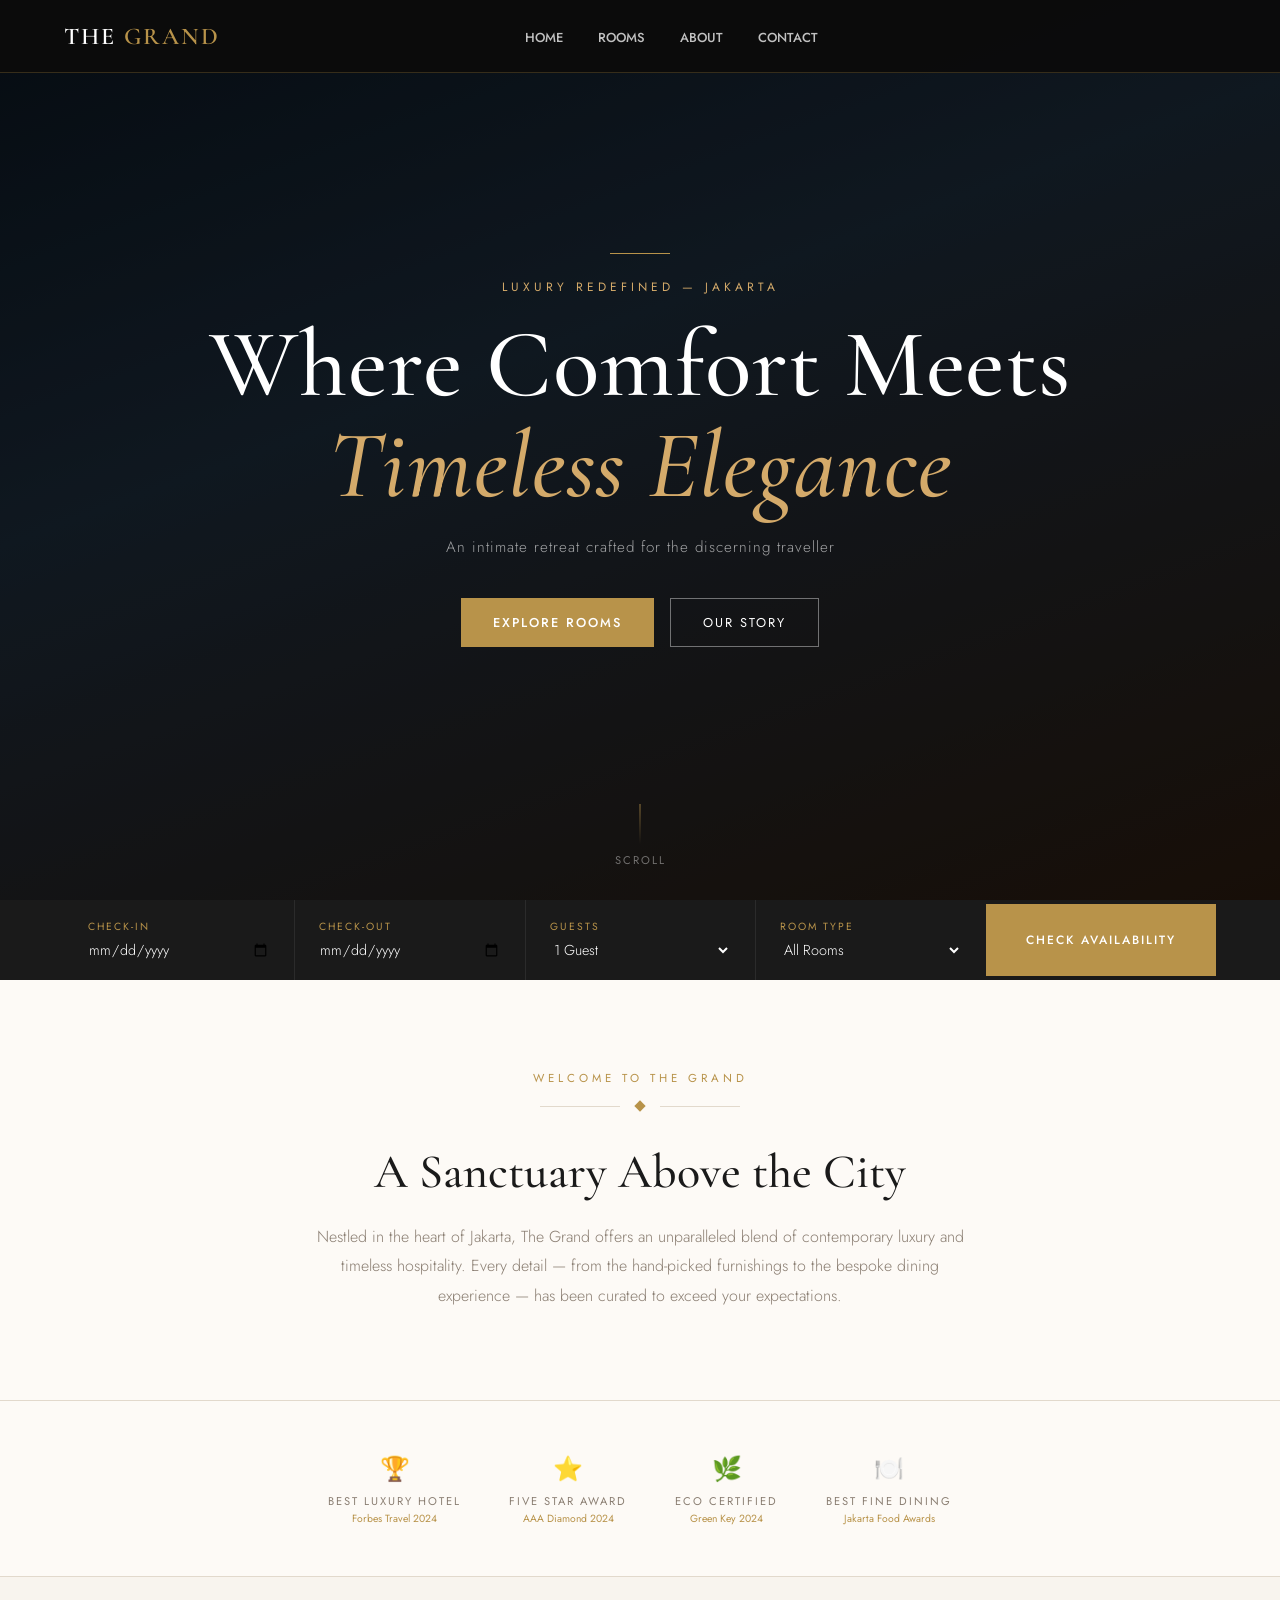
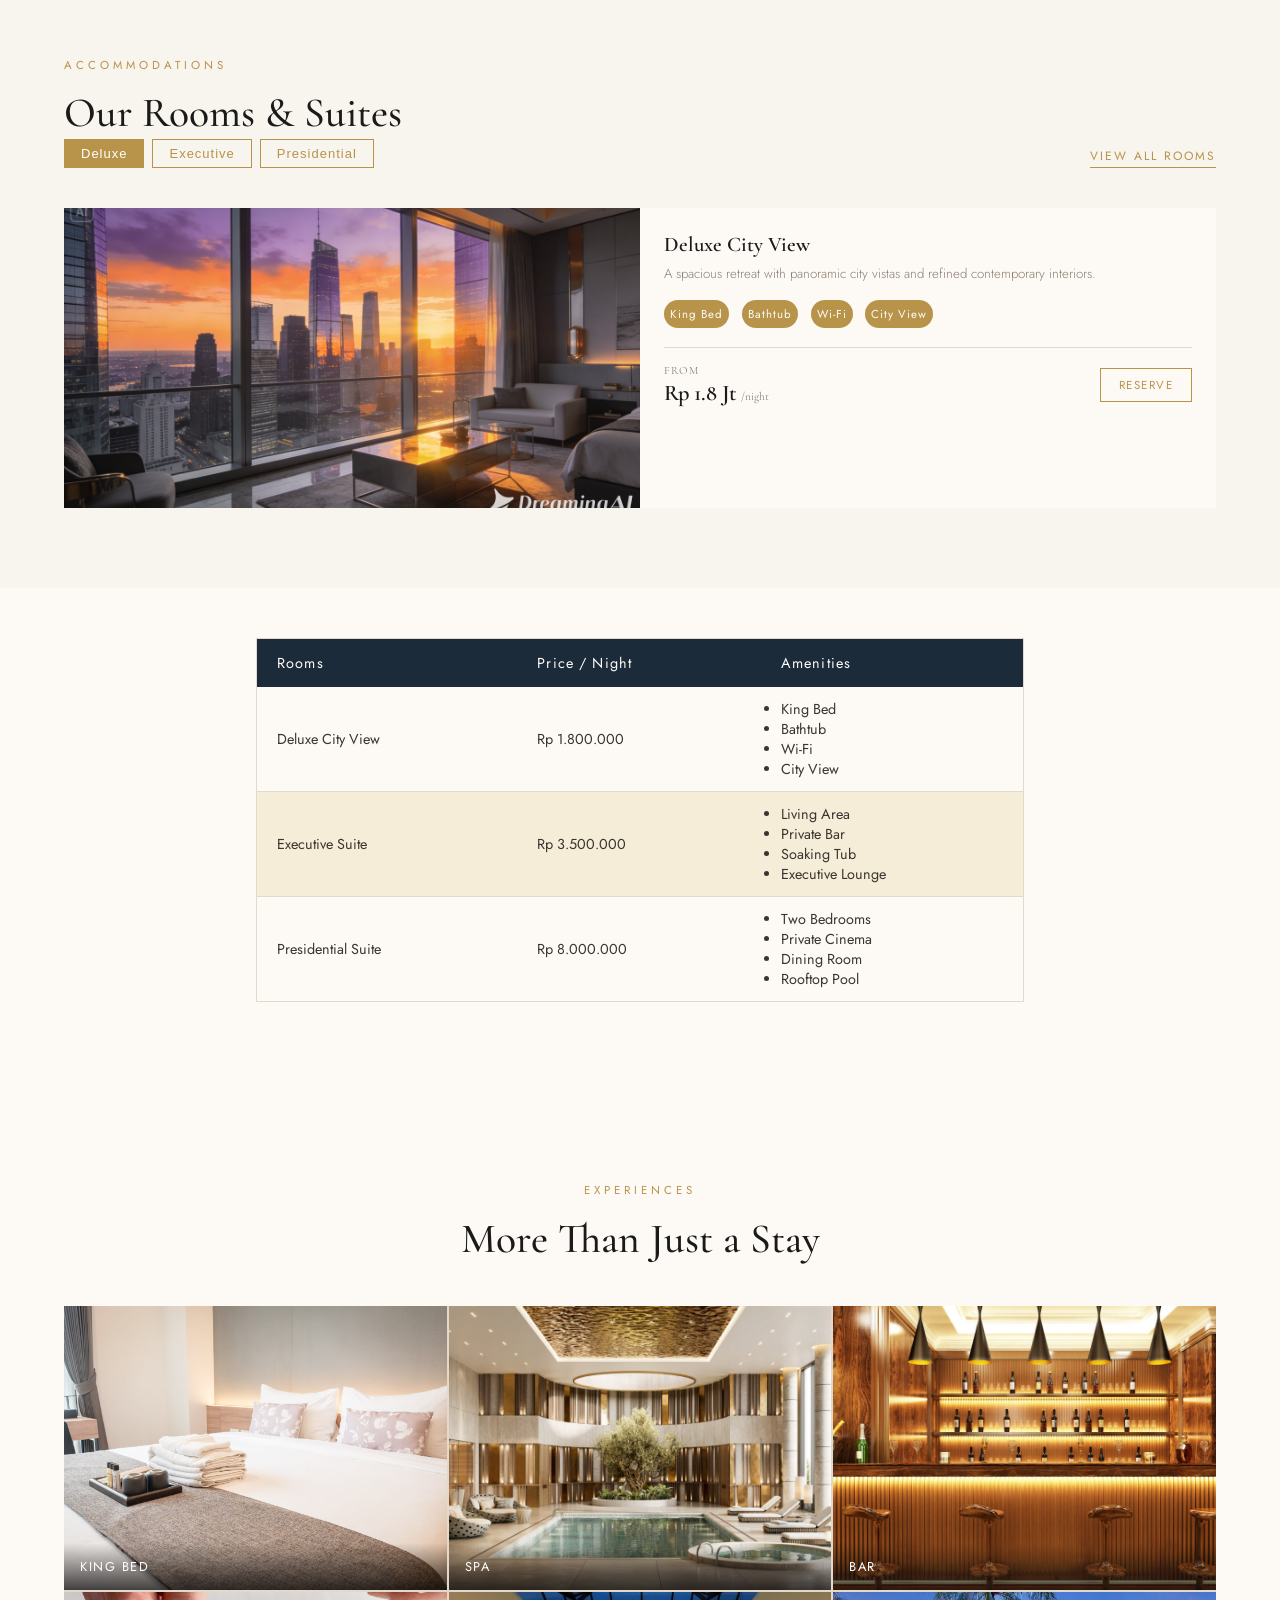
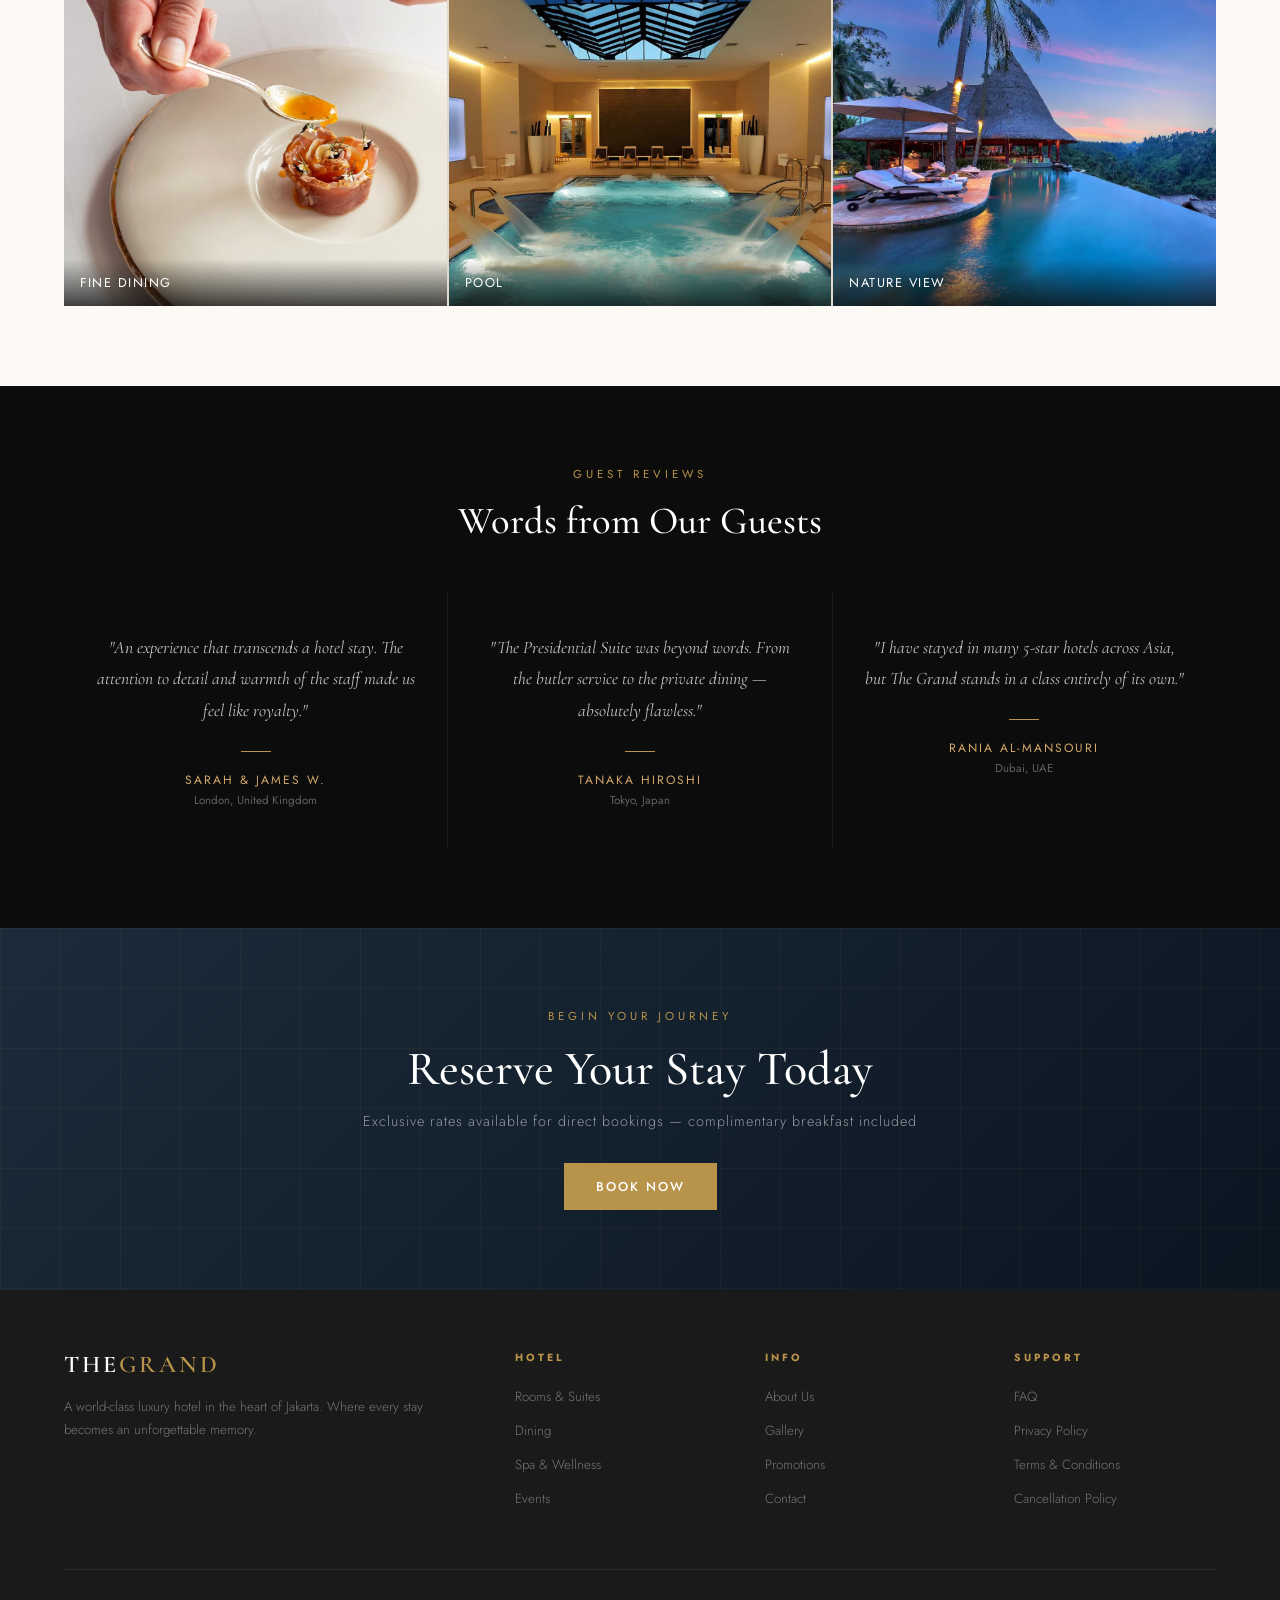
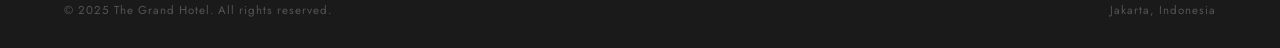
<file: index.html>
<!doctype html>
<html lang="id">
  <head>
    <meta charset="UTF-8" />
    <meta name="viewport" content="width=device-width,initial-scale=1.0" />
    <link
      href="https://fonts.googleapis.com/css2?family=Cormorant+Garamond:ital,wght@0,400;0,500;0,600;1,400;1,600&family=Jost:wght@300;400;500&display=swap"
      rel="stylesheet"
    />
    <link rel="stylesheet" href="style.css" />
    <link rel="icon" href="assets/Logo.png" type="image/svg" />
  </head>

  <body>
    <nav class="mainNav">
      <div class="nav-inner">
        <a href="index.html" target="_self" class="logo"
          >The <span>Grand</span></a
        >
        <ul class="nav-links">
          <li><a href="index.html">HOME</a></li>
          <li><a href="rooms.html">ROOMS</a></li>
          <li><a href="about.html">ABOUT</a></li>
          <li><a href="contact.html">CONTACT </a></li>
        </ul>
      </div>
    </nav>

    <!-- ===== HOME ===== -->
    <div class="page active" id="home-page">
      <section class="hero">
        <div class="hero-bg"></div>
        <div class="hero-overlay"></div>
        <div class="hero-content">
          <div class="hero-line"></div>
          <div class="hero-eyebrow" id="h-eyebrow">
            Luxury Redefined — Jakarta
          </div>
          <h1 id="h-title">Where Comfort Meets <em>Timeless Elegance</em></h1>
          <p class="hero-sub" id="h-sub">
            An intimate retreat crafted for the discerning traveller
          </p>
          <div class="hero-actions">
            <button
              class="btn-gold"
              onclick="location.href = 'rooms.html'"
              id="h-btn1"
            >
              Explore Rooms
            </button>
            <button
              class="btn-ghost"
              onclick="location.href = 'about.html'"
              id="h-btn2"
            >
              Our Story
            </button>
          </div>
        </div>
        <div class="scroll-hint">
          <div class="scroll-line"></div>
          <span id="h-scroll">Scroll</span>
        </div>
      </section>

      <div class="booking-bar">
        <div class="booking-inner">
          <div class="book-field">
            <div class="book-label" id="b-check-in">Check-in</div>
            <input
              class="book-input"
              type="date"
              placeholder="dd / mm / yyyy"
            />
          </div>
          <div class="book-field">
            <div class="book-label" id="b-check-out">Check-out</div>
            <input
              class="book-input"
              type="date"
              placeholder="dd / mm / yyyy"
            />
          </div>
          <div class="book-field">
            <div class="book-label" id="b-guests">Guests</div>
            <select class="book-input">
              <option>1 Guest</option>
              <option>2 Guests</option>
              <option>3 Guests</option>
              <option>4 Guests</option>
            </select>
          </div>
          <div class="book-field">
            <div class="book-label" id="b-room">Room Type</div>
            <select class="book-input">
              <option id="b-all">All Rooms</option>
              <option>Deluxe</option>
              <option>Suite</option>
              <option>Presidential</option>
            </select>
          </div>
          <button class="book-btn" id="b-btn">Check Availability</button>
        </div>
      </div>

      <div class="intro">
        <div class="section-eyebrow" id="intro-tag">Welcome to The Grand</div>
        <div class="divider">
          <div class="divider-line"></div>
          <div class="divider-icon"></div>
          <div class="divider-line"></div>
        </div>
        <h2 id="intro-title">A Sanctuary Above the City</h2>
        <p id="intro-text">
          Nestled in the heart of Jakarta, The Grand offers an unparalleled
          blend of contemporary luxury and timeless hospitality. Every detail —
          from the hand-picked furnishings to the bespoke dining experience —
          has been curated to exceed your expectations.
        </p>
      </div>

      <div class="awards">
        <div class="award-item">
          <div class="award-icon">🏆</div>
          <div class="award-name">Best Luxury Hotel</div>
          <div class="award-year">Forbes Travel 2024</div>
        </div>
        <div class="award-item">
          <div class="award-icon">⭐</div>
          <div class="award-name">Five Star Award</div>
          <div class="award-year">AAA Diamond 2024</div>
        </div>
        <div class="award-item">
          <div class="award-icon">🌿</div>
          <div class="award-name">Eco Certified</div>
          <div class="award-year">Green Key 2024</div>
        </div>
        <div class="award-item">
          <div class="award-icon">🍽️</div>
          <div class="award-name">Best Fine Dining</div>
          <div class="award-year">Jakarta Food Awards</div>
        </div>
      </div>

      <section class="rooms-section">
        <div class="section-header">
          <div>
            <div class="section-eyebrow" id="r-tag">Accommodations</div>
            <h2 id="r-title">Our Rooms & Suites</h2>
            <div class="room-filter-btns">
              <button class="filter-btn active" data-room="deluxe">
                Deluxe
              </button>
              <button class="filter-btn" data-room="executive">
                Executive
              </button>
              <button class="filter-btn" data-room="presidential">
                Presidential
              </button>
            </div>
          </div>

          <a class="see-all" href="rooms.html" id="r-see-all">
            View All Rooms
          </a>
        </div>

        <div class="room-card">
          <div class="room-img">
            <img
              src="assets/Deluxe.jpeg"
              alt="deluxe city view"
              id="room-photo"
              width="100%"
            />
          </div>

          <div class="room-body">
            <h3 id="room-name">Deluxe City View</h3>
            <p id="room-desc">
              A spacious retreat with panoramic city vistas and refined
              contemporary interiors.
            </p>
            <div class="room-amenities" id="room-amenities">
              <span class="amenity">King Bed</span>
              <span class="amenity">Bathtub</span>
              <span class="amenity">Wi-Fi</span>
              <span class="amenity">City View</span>
            </div>
            <div class="room-footer">
              <div class="room-price">
                <span class="from">From</span>
                <span class="amount" id="room-price">Rp 1.8 Jt</span>
                <span class="night"> /night</span>
              </div>
              <button
                class="room-reserve"
                onclick="location.href = 'contact.html'"
              >
                Reserve
              </button>
            </div>
          </div>
        </div>
      </section>

      <table class="room-table">
        <thead id="tableHead"></thead>
        <tbody id="tableBody"></tbody>
      </table>

      <!-- ===== EXPERIENCE — galeri gambar (L13: siswa menambahkan CSS Grid) ===== -->
      <!-- Ganti file assets/exp-1.jpeg ... exp-6.jpeg dengan foto sendiri -->
      <section class="experience">
        <div class="exp-header">
          <div class="section-eyebrow">Experiences</div>
          <h2>More Than Just a Stay</h2>
        </div>

        <div class="experience-strip">
          <div class="experience-item" id="king-bed">
            <img src="assets/exp-1.jpg" alt="King Bed" />
            <span class="experience-label">King Bed</span>
          </div>
          <div class="experience-item" id="spa">
            <img src="assets/exp-2.jpg" alt="Spa" />
            <span class="experience-label">Spa</span>
          </div>
          <div class="experience-item" id="bar">
            <img src="assets/exp-3.jpg" alt="Bar" />
            <span class="experience-label">Bar</span>
          </div>
          <div class="experience-item" id="fine-dining">
            <img src="assets/exp-4.png" alt="Fine Dining" />
            <span class="experience-label">Fine Dining</span>
          </div>
          <div class="experience-item" id="pool">
            <img src="assets/exp-5.png" alt="Pool" />
            <span class="experience-label">Pool</span>
          </div>
          <div class="experience-item" id="nature-view">
            <img src="assets/exp-6.png" alt="Nature View" />
            <span class="experience-label">Nature View</span>
          </div>
        </div>
      </section>

      <section class="testi-section">
        <div class="section-eyebrow">Guest Reviews</div>
        <h2 id="testi-title">Words from Our Guests</h2>
        <div class="testi-slider">
          <div class="testi-card">
            <p class="testi-quote">
              "An experience that transcends a hotel stay. The attention to
              detail and warmth of the staff made us feel like royalty."
            </p>
            <div class="testi-sep"></div>
            <div class="testi-name">Sarah & James W.</div>
            <div class="testi-origin">London, United Kingdom</div>
          </div>
          <div class="testi-card">
            <p class="testi-quote">
              "The Presidential Suite was beyond words. From the butler service
              to the private dining — absolutely flawless."
            </p>
            <div class="testi-sep"></div>
            <div class="testi-name">Tanaka Hiroshi</div>
            <div class="testi-origin">Tokyo, Japan</div>
          </div>
          <div class="testi-card">
            <p class="testi-quote">
              "I have stayed in many 5-star hotels across Asia, but The Grand
              stands in a class entirely of its own."
            </p>
            <div class="testi-sep"></div>
            <div class="testi-name">Rania Al-Mansouri</div>
            <div class="testi-origin">Dubai, UAE</div>
          </div>
        </div>
      </section>

      <div class="cta-dark">
        <div class="hero-grid-pattern"></div>
        <div class="cta-dark-content">
          <div class="section-eyebrow" style="color: var(--gold)">
            Begin Your Journey
          </div>
          <h2 id="cta-title">Reserve Your Stay Today</h2>
          <p id="cta-sub">
            Exclusive rates available for direct bookings — complimentary
            breakfast included
          </p>
          <button class="btn-gold" onclick="location.href = 'contact.html'">
            Book Now
          </button>
        </div>
      </div>

      <footer>
        <div class="footer-top">
          <div>
            <span class="footer-logo">The<span>Grand</span></span>
            <p class="footer-brand-text">
              A world-class luxury hotel in the heart of Jakarta. Where every
              stay becomes an unforgettable memory.
            </p>
          </div>
          <div class="footer-col">
            <h4>Hotel</h4>
            <ul>
              <li>
                <a href="#">Rooms & Suites</a>
              </li>
              <li><a href="#">Dining</a></li>
              <li><a href="#">Spa & Wellness</a></li>
              <li><a href="#">Events</a></li>
            </ul>
          </div>
          <div class="footer-col">
            <h4>Info</h4>
            <ul>
              <li>
                <a href="/about.html" target="_self">About Us</a>
              </li>
              <li><a href="#">Gallery</a></li>
              <li><a href="#">Promotions</a></li>
              <li>
                <a href="/contact.html" target="_self">Contact</a>
              </li>
            </ul>
          </div>
          <div class="footer-col">
            <h4>Support</h4>
            <ul>
              <li><a href="#">FAQ</a></li>
              <li><a href="#">Privacy Policy</a></li>
              <li><a href="#">Terms & Conditions</a></li>
              <li><a href="#">Cancellation Policy</a></li>
            </ul>
          </div>
        </div>
        <div class="footer-bottom">
          <span>© 2025 The Grand Hotel. All rights reserved.</span
          ><span>Jakarta, Indonesia</span>
        </div>
      </footer>
    </div>

    <script src="script.js"></script>
  </body>
</html>
</file>
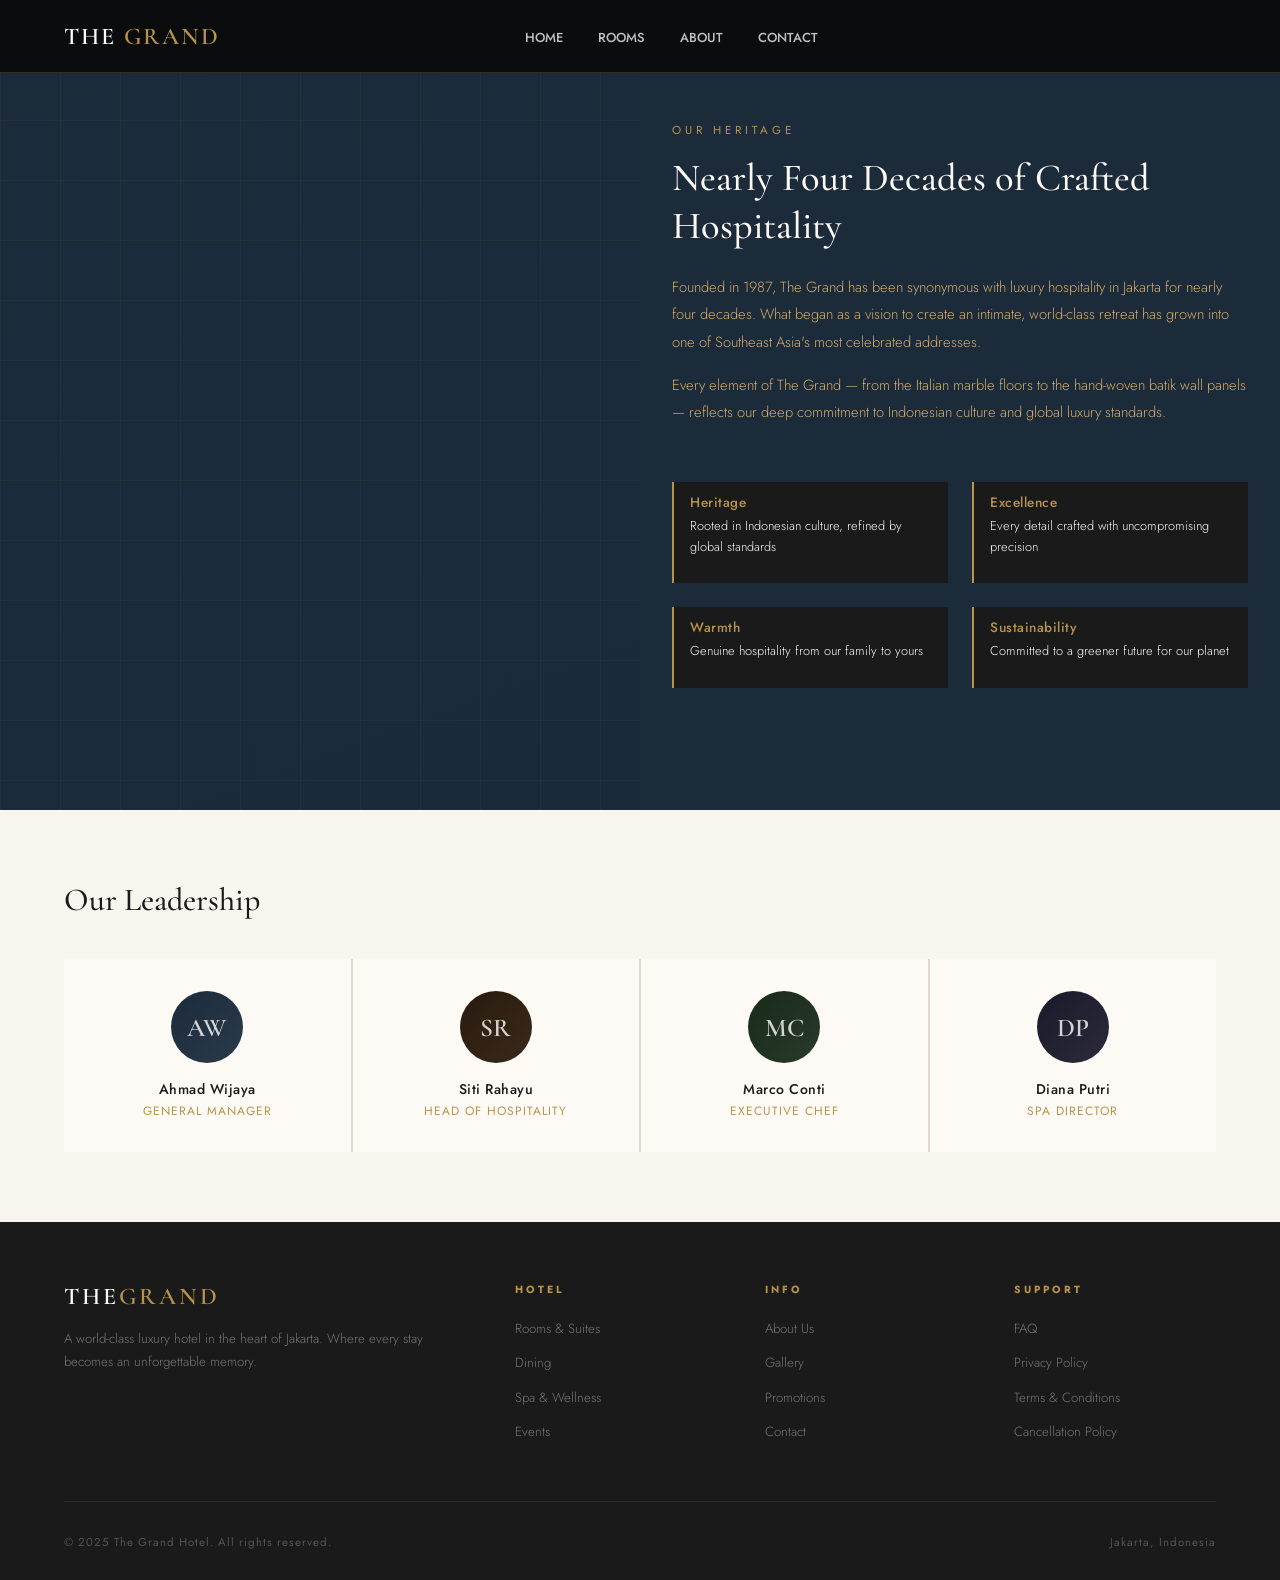
<file: about.html>
<!doctype html>
<html lang="en">
  <head>
    <meta charset="UTF-8" />
    <meta name="viewport" content="width=device-width, initial-scale=1.0" />
    <title>Document</title>
    <link
      href="https://fonts.googleapis.com/css2?family=Cormorant+Garamond:ital,wght@0,400;0,500;0,600;1,400;1,600&family=Jost:wght@300;400;500&display=swap"
      rel="stylesheet"
    />
    <link rel="stylesheet" href="style.css" />
    <link rel="icon" href="assets/Logo.png" />
  </head>
  <body>
    <nav class="mainNav">
      <div class="nav-inner">
        <a href="index.html" target="_self" class="logo"
          >The <span>Grand</span></a
        >
        <ul class="nav-links">
          <li><a href="index.html">HOME</a></li>
          <li><a href="rooms.html">ROOMS</a></li>
          <li><a href="about.html">ABOUT</a></li>
          <li><a href="contact.html">CONTACT </a></li>
        </ul>
      </div>
    </nav>

    <!-- ===== ABOUT PAGE ===== -->
    <div class="page" id="page-about">
      <div class="about-split">
        <div class="about-img-panel">
          <div class="hero-grid-pattern"></div>
        </div>

        <div class="about-text-panel">
          <div class="section-eyebrow" id="ab-tag">Our Heritage</div>
          <h2 id="ab-title">Nearly Four Decades of Crafted Hospitality</h2>
          <p id="ab-p1">
            Founded in 1987, The Grand has been synonymous with luxury
            hospitality in Jakarta for nearly four decades. What began as a
            vision to create an intimate, world-class retreat has grown into one
            of Southeast Asia's most celebrated addresses.
          </p>
          <p id="ab-p2">
            Every element of The Grand — from the Italian marble floors to the
            hand-woven batik wall panels — reflects our deep commitment to
            Indonesian culture and global luxury standards.
          </p>
          <div class="about-pillars">
            <div class="pillar">
              <h4>Heritage</h4>
              <p>Rooted in Indonesian culture, refined by global standards</p>
            </div>
            <div class="pillar">
              <h4>Excellence</h4>
              <p>Every detail crafted with uncompromising precision</p>
            </div>
            <div class="pillar">
              <h4>Warmth</h4>
              <p>Genuine hospitality from our family to yours</p>
            </div>
            <div class="pillar">
              <h4>Sustainability</h4>
              <p>Committed to a greener future for our planet</p>
            </div>
          </div>
        </div>
      </div>

      <div class="team-strip">
        <h2>Our Leadership</h2>
        <div class="team-grid">
          <div class="team-card">
            <div class="team-avatar">AW</div>
            <h4>Ahmad Wijaya</h4>
            <p>General Manager</p>
          </div>
          <div class="team-card">
            <div
              class="team-avatar"
              style="background: linear-gradient(135deg, #2a1a0e, #3a2a1a)"
            >
              SR
            </div>
            <h4>Siti Rahayu</h4>
            <p>Head of Hospitality</p>
          </div>
          <div class="team-card">
            <div
              class="team-avatar"
              style="background: linear-gradient(135deg, #1a2a1a, #2a3a2a)"
            >
              MC
            </div>
            <h4>Marco Conti</h4>
            <p>Executive Chef</p>
          </div>
          <div class="team-card">
            <div
              class="team-avatar"
              style="background: linear-gradient(135deg, #1a1a2a, #2a2a3a)"
            >
              DP
            </div>
            <h4>Diana Putri</h4>
            <p>Spa Director</p>
          </div>
        </div>
      </div>

      <footer>
        <div class="footer-top">
          <div>
            <span class="footer-logo">The<span>Grand</span></span>
            <p class="footer-brand-text">
              A world-class luxury hotel in the heart of Jakarta. Where every
              stay becomes an unforgettable memory.
            </p>
          </div>
          <div class="footer-col">
            <h4>Hotel</h4>
            <ul>
              <li>
                <a href="rooms.html">Rooms & Suites</a>
              </li>
              <li><a href="#">Dining</a></li>
              <li><a href="#">Spa & Wellness</a></li>
              <li><a href="#">Events</a></li>
            </ul>
          </div>
          <div class="footer-col">
            <h4>Info</h4>
            <ul>
              <li>
                <a href="about.html">About Us</a>
              </li>
              <li><a href="#">Gallery</a></li>
              <li><a href="#">Promotions</a></li>
              <li>
                <a href="contact.html">Contact</a>
              </li>
            </ul>
          </div>
          <div class="footer-col">
            <h4>Support</h4>
            <ul>
              <li><a href="#">FAQ</a></li>
              <li><a href="#">Privacy Policy</a></li>
              <li><a href="#">Terms & Conditions</a></li>
              <li><a href="#">Cancellation Policy</a></li>
            </ul>
          </div>
        </div>
        <div class="footer-bottom">
          <span>© 2025 The Grand Hotel. All rights reserved.</span
          ><span>Jakarta, Indonesia</span>
        </div>
      </footer>
    </div>
    <script src="script.js"></script>
  </body>
</html>
</file>
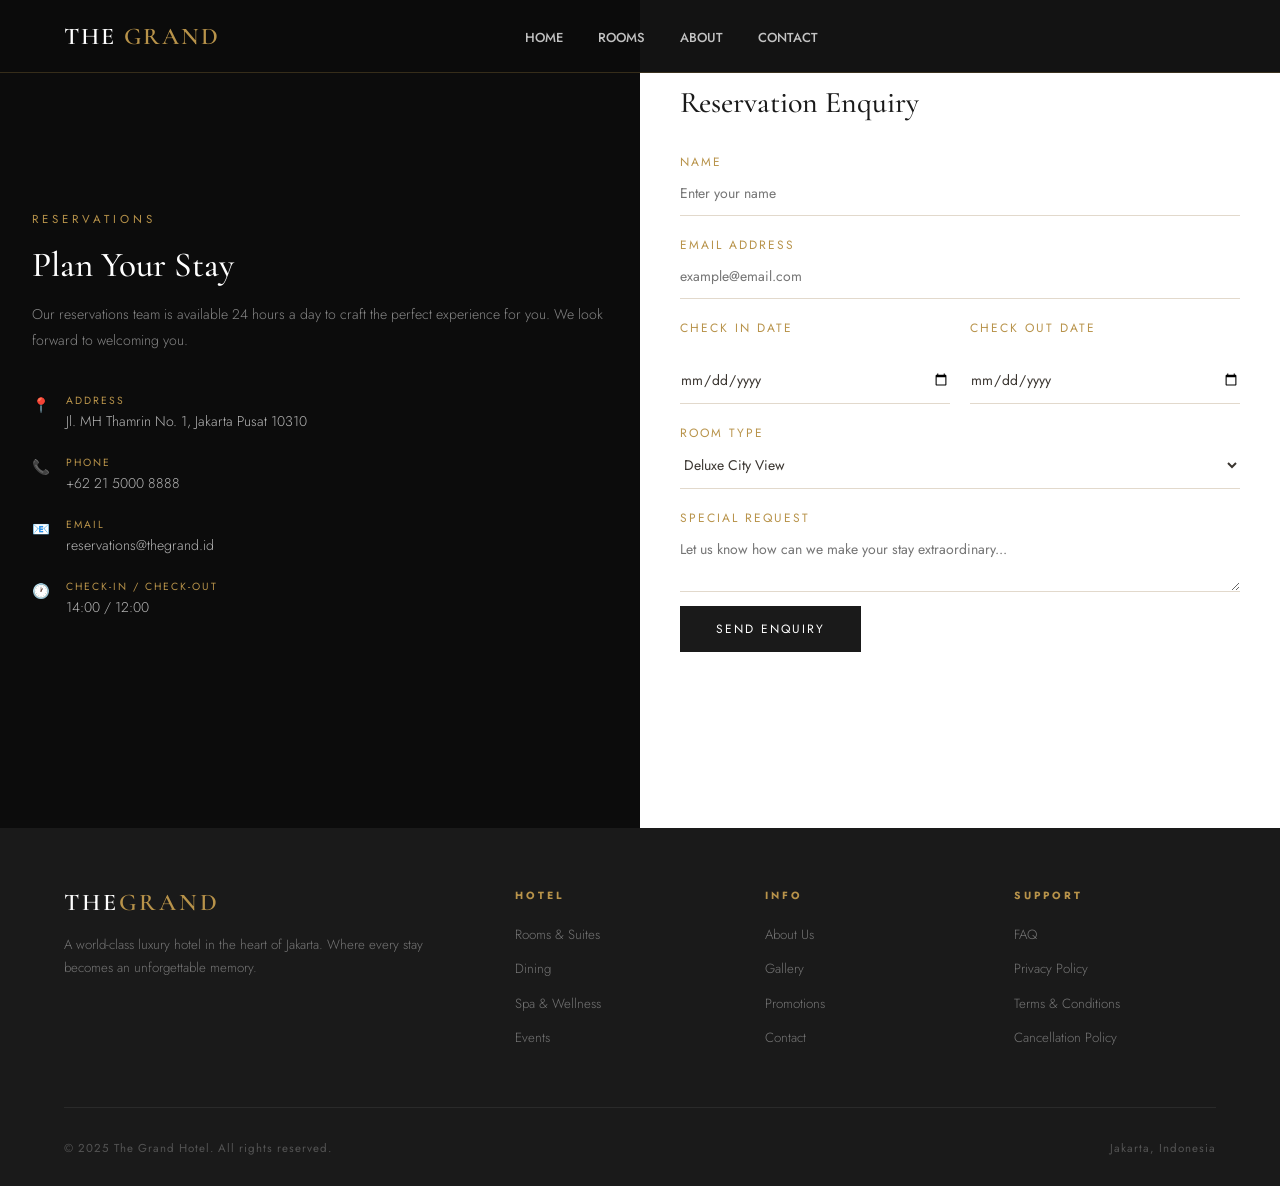
<file: contact.html>
<!doctype html>
<html lang="en">
  <head>
    <meta charset="UTF-8" />
    <meta name="viewport" content="width=device-width, initial-scale=1.0" />
    <title>Document</title>
    <link
      href="https://fonts.googleapis.com/css2?family=Cormorant+Garamond:ital,wght@0,400;0,500;0,600;1,400;1,600&family=Jost:wght@300;400;500&display=swap"
      rel="stylesheet"
    />
    <link rel="stylesheet" href="style.css" />
    <link rel="icon" href="assets/Logo.png" />
  </head>
  <body>
    <nav class="mainNav">
      <div class="nav-inner">
        <a href="index.html" target="_self" class="logo"
          >The <span>Grand</span></a
        >
        <ul class="nav-links">
          <li><a href="index.html">HOME</a></li>
          <li><a href="rooms.html">ROOMS</a></li>
          <li><a href="about.html">ABOUT</a></li>
          <li><a href="contact.html">CONTACT </a></li>
        </ul>
      </div>
    </nav>
    <!-- ===== CONTACT PAGE ===== -->
    <div class="page" id="contact-page">
      <div class="contact-grid">
        <!-- contact left 1 aja gausah right juga-->

        <div class="contact-left">
          <div class="section-eyebrow">Reservations</div>
          <h2 id="ct-title">Plan Your Stay</h2>
          <p id="ct-sub">
            Our reservations team is available 24 hours a day to craft the
            perfect experience for you. We look forward to welcoming you.
          </p>
          <div class="contact-details">
            <div class="contact-detail">
              <div class="detail-icon">📍</div>
              <div>
                <div class="detail-label">Address</div>
                <div class="detail-val">
                  Jl. MH Thamrin No. 1, Jakarta Pusat 10310
                </div>
              </div>
            </div>
            <div class="contact-detail">
              <div class="detail-icon">📞</div>
              <div>
                <div class="detail-label">Phone</div>
                <div class="detail-val">+62 21 5000 8888</div>
              </div>
            </div>
            <div class="contact-detail">
              <div class="detail-icon">📧</div>
              <div>
                <div class="detail-label">Email</div>
                <div class="detail-val">reservations@thegrand.id</div>
              </div>
            </div>
            <div class="contact-detail">
              <div class="detail-icon">🕐</div>
              <div>
                <div class="detail-label">Check-in / Check-out</div>
                <div class="detail-val">14:00 / 12:00</div>
              </div>
            </div>
          </div>
        </div>

        <div class="form-container">
          <h2>Reservation Enquiry</h2>
          <form action="" netlify name="contact" target="netlify-response">
            <label for="name">Name</label>
            <input
              type="text"
              name="name"
              id="name"
              placeholder="Enter your name"
            />
            <label for="email">Email address</label>
            <input
              type="email"
              name="email"
              id="email"
              placeholder="example@email.com"
            />
            <div class="date-input">
              <label for="check-in">Check in date</label>
              <input type="date" name="check-in" id="check-in" />
              <label for="check-out">Check out date</label>
              <input type="date" name="check-out" id="check-out" />
            </div>

            <label for="room-type">Room type</label>
            <select name="room-type" id="room-type">
              <option value="Deluxe City View">Deluxe City View</option>
              <option value="Executive Suite">Executive Suite</option>
              <option value="Presidential Suite">Presidential Suite</option>
            </select>

            <label for="special-request">Special request</label>
            <textarea
              name="special-request"
              id="special-request"
              placeholder="Let us know how can we make your stay extraordinary..."
            ></textarea>
            <button type="Submit" class="form-button">Send Enquiry</button>
          </form>
        </div>
        <iframe name="netlify-response" id="netlify-response" hidden></iframe>
      </div>

      <!-- Simple confirmation modal for this front-end example. -->
      <div class="modal-overlay hidden" id="modal-overlay">
        <!-- Add Code Below -->
        <div class="modal-content">
          <p class="modal-eyebrow">Enquiry sent</p>
          <h3 id="modal-title">Thank you for contacting us.</h3>
          <p>We will reach you soon!</p>
          <button class="form-button" id="modal-close" type="button">
            Close
          </button>
        </div>
      </div>

      <!-- Add Code above -->
      <footer>
        <div class="footer-top">
          <div>
            <span class="footer-logo">The<span>Grand</span></span>
            <p class="footer-brand-text">
              A world-class luxury hotel in the heart of Jakarta. Where every
              stay becomes an unforgettable memory.
            </p>
          </div>
          <div class="footer-col">
            <h4>Hotel</h4>
            <ul>
              <li>
                <a href="rooms.html">Rooms & Suites</a>
              </li>
              <li><a href="#">Dining</a></li>
              <li><a href="#">Spa & Wellness</a></li>
              <li><a href="#">Events</a></li>
            </ul>
          </div>
          <div class="footer-col">
            <h4>Info</h4>
            <ul>
              <li>
                <a href="about.html">About Us</a>
              </li>
              <li><a href="#">Gallery</a></li>
              <li><a href="#">Promotions</a></li>
              <li>
                <a href="contact.html">Contact</a>
              </li>
            </ul>
          </div>
          <div class="footer-col">
            <h4>Support</h4>
            <ul>
              <li><a href="#">FAQ</a></li>
              <li><a href="#">Privacy Policy</a></li>
              <li><a href="#">Terms & Conditions</a></li>
              <li><a href="#">Cancellation Policy</a></li>
            </ul>
          </div>
        </div>
        <div class="footer-bottom">
          <span>© 2025 The Grand Hotel. All rights reserved.</span
          ><span>Jakarta, Indonesia</span>
        </div>
      </footer>
    </div>
    <script src="script.js"></script>
  </body>
</html>
</file>
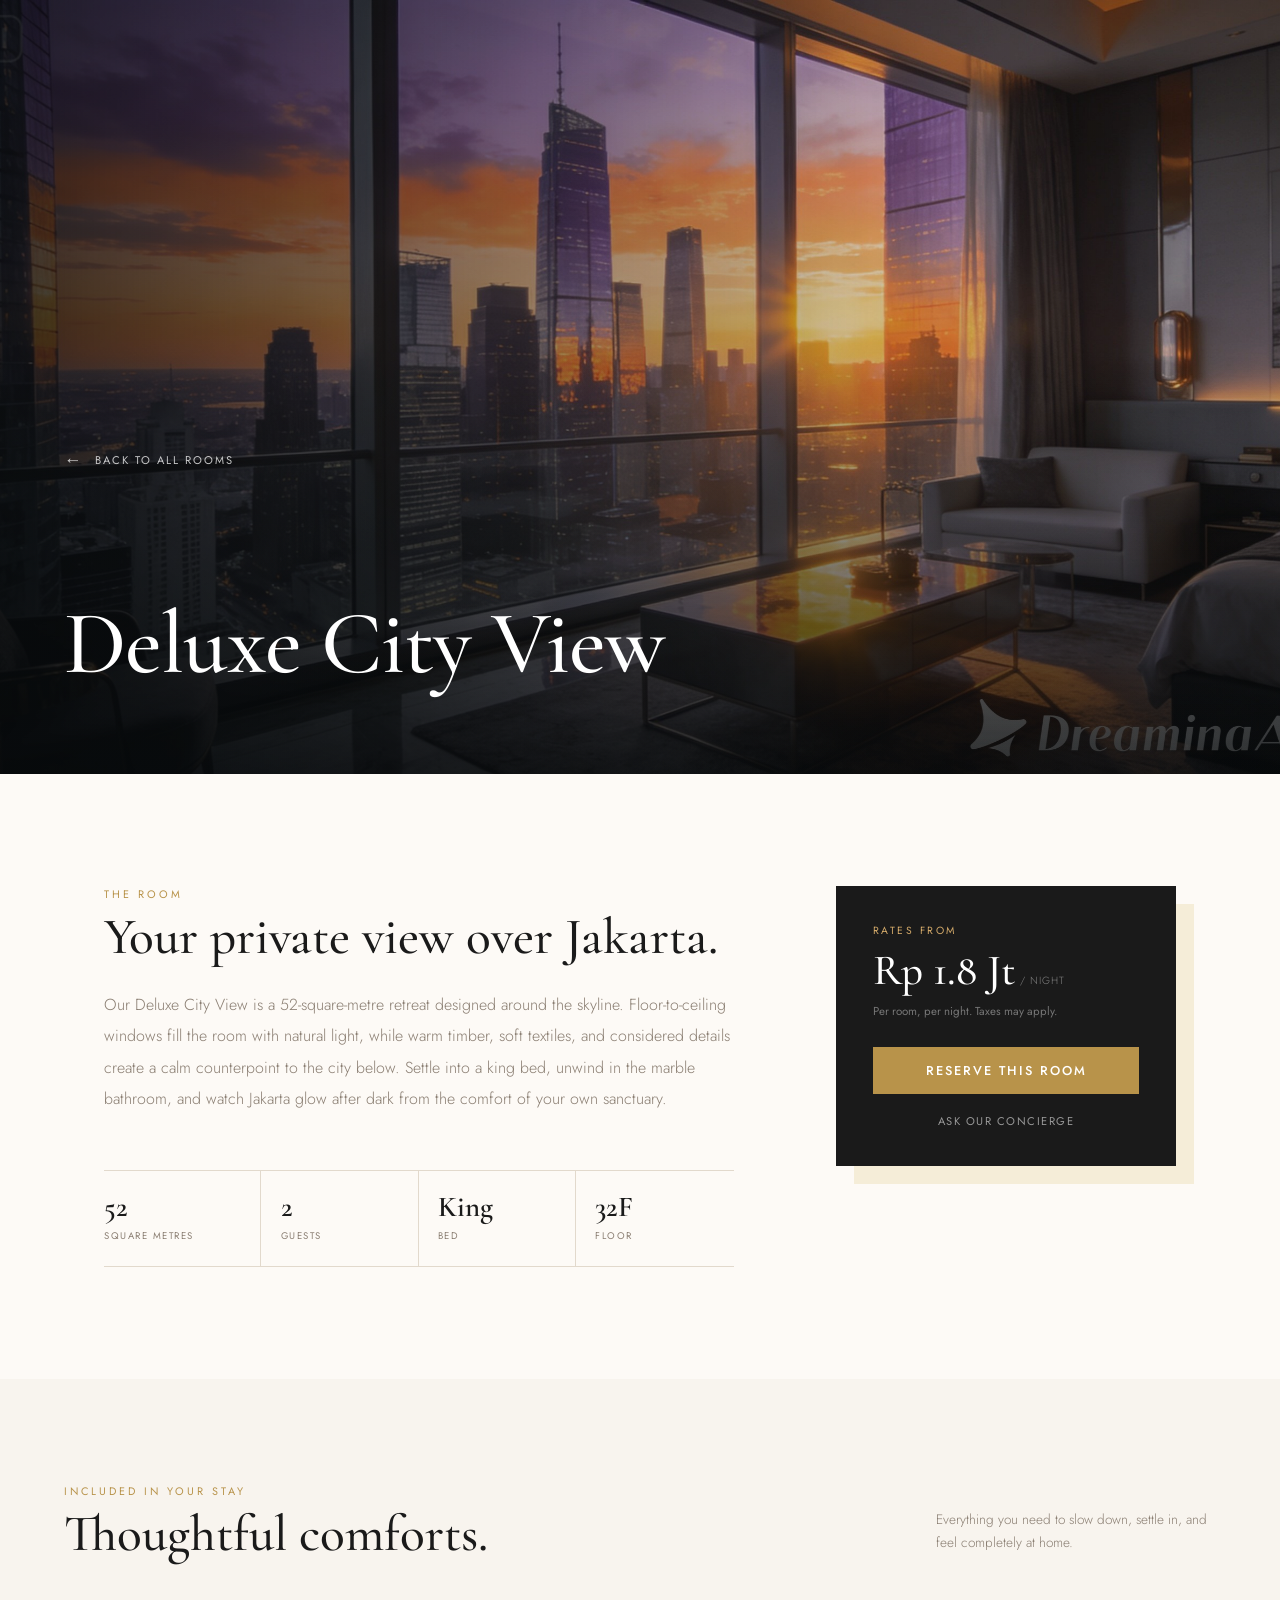
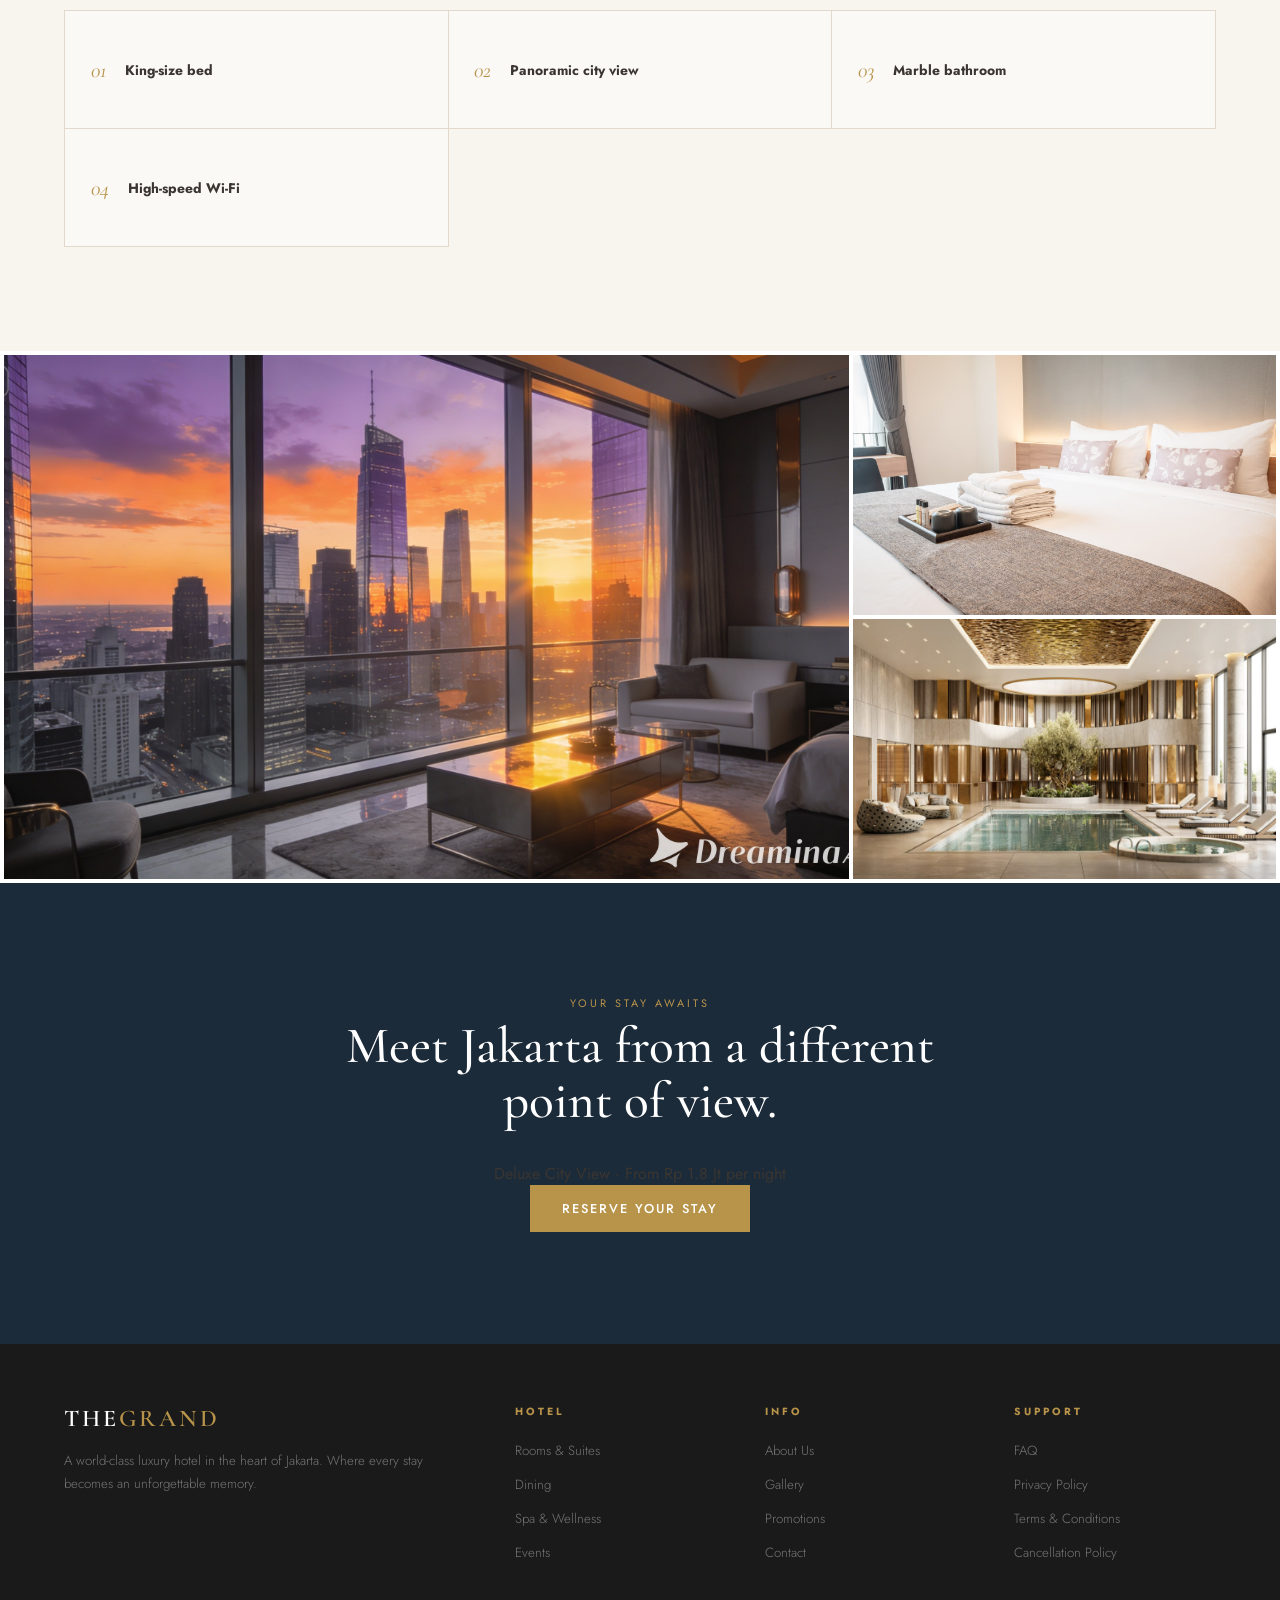
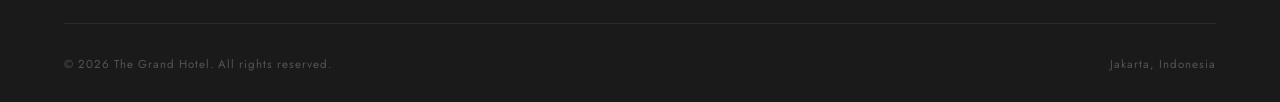
<file: details.html>
<!doctype html>
<html lang="en">
  <head>
    <meta charset="UTF-8" />
    <meta name="viewport" content="width=device-width, initial-scale=1.0" />
    <meta
      name="description"
      content="Discover the Deluxe City View room at The Grand Hotel Jakarta, with skyline views, a king bed, and refined modern comforts."
    />
    <title>Room Details</title>
    <link rel="preconnect" href="https://fonts.googleapis.com" />
    <link rel="preconnect" href="https://fonts.gstatic.com" crossorigin />
    <link
      href="https://fonts.googleapis.com/css2?family=Cormorant+Garamond:ital,wght@0,400;0,500;0,600;1,400;1,600&family=Jost:wght@300;400;500&display=swap"
      rel="stylesheet"
    />
    <link rel="stylesheet" href="style.css" />
    <link rel="icon" href="assets/Logo.png" />
  </head>

  <body class="room-detail-page" id="page-details">
    <main>
      <section class="detail-hero" aria-labelledby="room-title">
        <img src="assets/Deluxe.jpeg" alt="Deluxe City View" id="detail-img" />
        <div class="detail-hero-overlay"></div>
        <div class="detail-hero-content">
          <a class="detail-back" href="rooms.html">
            <span aria-hidden="true">&#8592;</span> Back to all rooms
          </a>
          <h1 id="room-title">Deluxe City View</h1>
        </div>
        <div class="detail-scroll-cue" aria-hidden="true">
          <span>Discover</span>
          <i></i>
        </div>
      </section>

      <section class="detail-overview" aria-labelledby="overview-title">
        <div class="detail-copy">
          <p class="section-label-gold">The room</p>
          <h2 id="overview-title">Your private view over Jakarta.</h2>
          <p id="detail-description">
            Our Deluxe City View is a 52-square-metre retreat designed around
            the skyline. Floor-to-ceiling windows fill the room with natural
            light, while warm timber, soft textiles, and considered details
            create a calm counterpoint to the city below. Settle into a king
            bed, unwind in the marble bathroom, and watch Jakarta glow after
            dark from the comfort of your own sanctuary.
          </p>

          <div class="detail-facts" aria-label="Room specifications">
            <div class="detail-fact">
              <span class="detail-fact-value">52</span>
              <span class="detail-fact-label">Square metres</span>
            </div>
            <div class="detail-fact">
              <span class="detail-fact-value">2</span>
              <span class="detail-fact-label">Guests</span>
            </div>
            <div class="detail-fact">
              <span class="detail-fact-value">King</span>
              <span class="detail-fact-label">Bed</span>
            </div>
            <div class="detail-fact">
              <span class="detail-fact-value">32F</span>
              <span class="detail-fact-label">Floor</span>
            </div>
          </div>
        </div>

        <aside class="detail-rate-card" aria-label="Room rate and reservation">
          <p class="detail-rate-label">Rates from</p>
          <p class="detail-rate">Rp 1.8 Jt</p>
          <p class="detail-rate-note">Per room, per night. Taxes may apply.</p>
          <a
            class="btn-gold detail-reserve"
            href="contact.html?room=deluxe-city-view"
          >
            Reserve this room
          </a>
          <a class="detail-contact-link" href="contact.html">
            Ask our concierge
          </a>
        </aside>
      </section>

      <section class="detail-amenities" aria-labelledby="amenities-title">
        <div class="detail-section-heading">
          <div>
            <p class="section-label-gold">Included in your stay</p>
            <h2 id="amenities-title">Thoughtful comforts.</h2>
          </div>
          <p>
            Everything you need to slow down, settle in, and feel completely at
            home.
          </p>
        </div>

        <div class="amenities-grid">
          <div class="amenity-card">
            <span class="amenity-number">01</span>
            <div>
              <strong>King-size bed</strong>
            </div>
          </div>
          <div class="amenity-card">
            <span class="amenity-number">02</span>
            <div>
              <strong>Panoramic city view</strong>
            </div>
          </div>
          <div class="amenity-card">
            <span class="amenity-number">03</span>
            <div>
              <strong>Marble bathroom</strong>
            </div>
          </div>
          <div class="amenity-card">
            <span class="amenity-number">04</span>
            <div>
              <strong>High-speed Wi-Fi</strong>
            </div>
          </div>
        </div>
      </section>

      <section class="detail-gallery" aria-label="Deluxe room gallery">
        <div class="detail-gallery-main">
          <img
            src="assets/Deluxe.jpeg"
            alt="Panoramic Jakarta skyline from the Deluxe City View room"
          />
        </div>
        <div class="detail-gallery-item">
          <img src="assets/exp-1.jpg" alt="Deluxe room king bed and linens" />
        </div>
        <div class="detail-gallery-item">
          <img src="assets/exp-2.jpg" alt="The Grand Hotel indoor pool" />
        </div>
      </section>

      <section class="detail-cta">
        <p class="section-label-gold">Your stay awaits</p>
        <h2>Meet Jakarta from a different point of view.</h2>
        <p class="detail-cta-copy">
          Deluxe City View · From Rp 1.8 Jt per night
        </p>
        <a class="btn-gold" href="contact.html?room=deluxe-city-view">
          Reserve your stay
        </a>
      </section>
    </main>

    <footer>
      <div class="footer-top">
        <div>
          <span class="footer-logo">The<span>Grand</span></span>
          <p class="footer-brand-text">
            A world-class luxury hotel in the heart of Jakarta. Where every stay
            becomes an unforgettable memory.
          </p>
        </div>
        <div class="footer-col">
          <h4>Hotel</h4>
          <ul>
            <li><a href="rooms.html">Rooms &amp; Suites</a></li>
            <li><a href="#">Dining</a></li>
            <li><a href="#">Spa &amp; Wellness</a></li>
            <li><a href="#">Events</a></li>
          </ul>
        </div>
        <div class="footer-col">
          <h4>Info</h4>
          <ul>
            <li><a href="about.html">About Us</a></li>
            <li><a href="#">Gallery</a></li>
            <li><a href="#">Promotions</a></li>
            <li><a href="contact.html">Contact</a></li>
          </ul>
        </div>
        <div class="footer-col">
          <h4>Support</h4>
          <ul>
            <li><a href="#">FAQ</a></li>
            <li><a href="#">Privacy Policy</a></li>
            <li><a href="#">Terms &amp; Conditions</a></li>
            <li><a href="#">Cancellation Policy</a></li>
          </ul>
        </div>
      </div>
      <div class="footer-bottom">
        <span>&copy; 2026 The Grand Hotel. All rights reserved.</span>
        <span>Jakarta, Indonesia</span>
      </div>
    </footer>
    <script src="script.js"></script>
  </body>
</html>
</file>
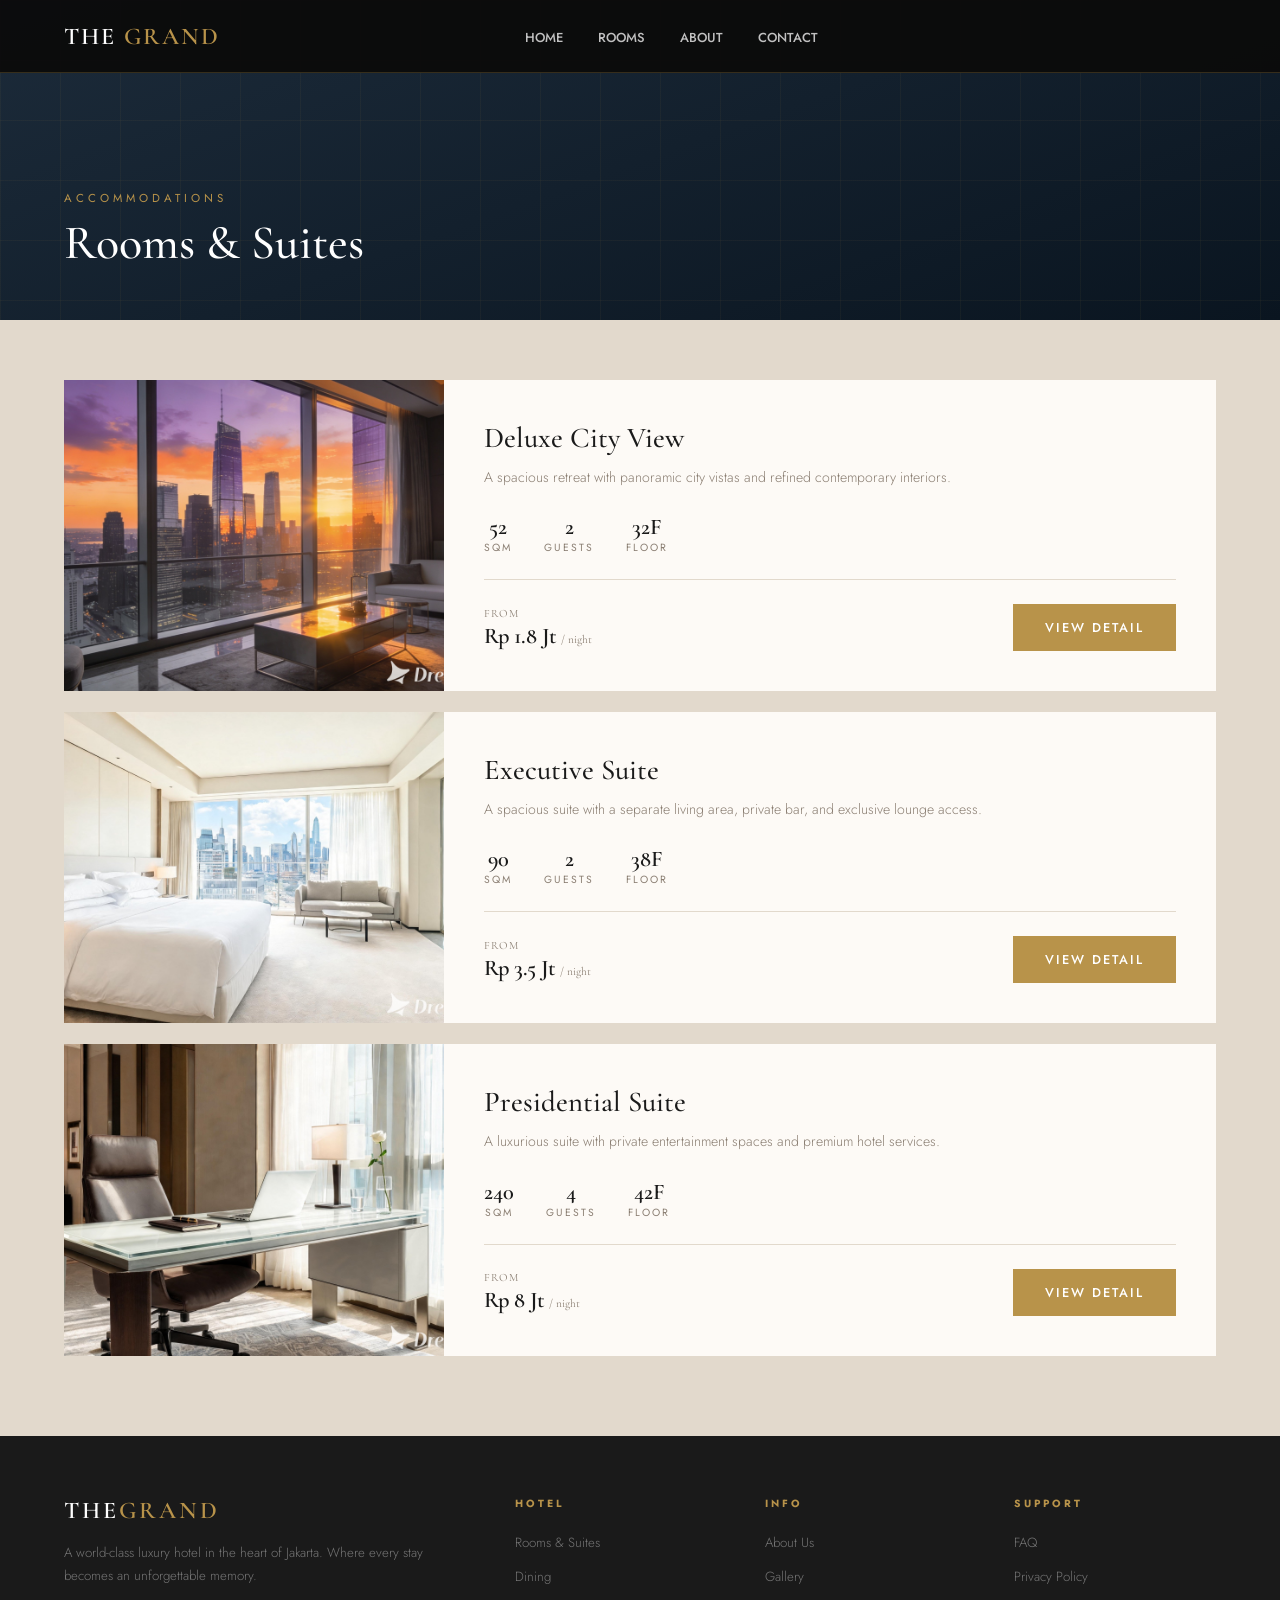
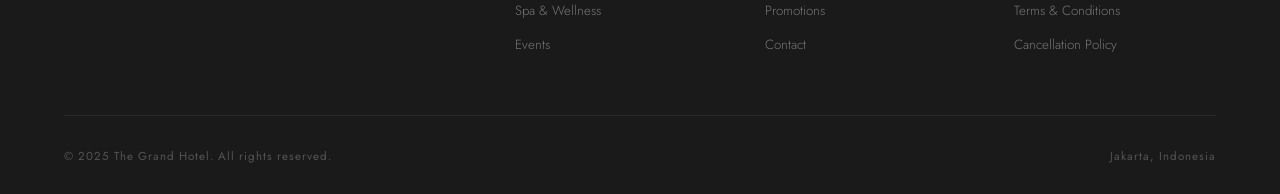
<file: rooms.html>
<!doctype html>
<html lang="en">
  <head>
    <meta charset="UTF-8" />
    <meta name="viewport" content="width=device-width, initial-scale=1.0" />
    <title>Document</title>
    <link
      href="https://fonts.googleapis.com/css2?family=Cormorant+Garamond:ital,wght@0,400;0,500;0,600;1,400;1,600&family=Jost:wght@300;400;500&display=swap"
      rel="stylesheet"
    />
    <link rel="stylesheet" href="style.css" />
    <link rel="icon" href="assets/Logo.png" />
  </head>

  <body>
    <nav class="mainNav">
      <div class="nav-inner">
        <a href="index.html" target="_self" class="logo"
          >The <span>Grand</span></a
        >
        <ul class="nav-links">
          <li><a href="index.html">HOME</a></li>
          <li><a href="rooms.html">ROOMS</a></li>
          <li><a href="about.html">ABOUT</a></li>
          <li><a href="contact.html">CONTACT </a></li>
        </ul>
      </div>
    </nav>
    <!-- ===== ROOMS PAGE ===== -->
    <div class="page" id="rooms-page">
      <div class="page-hero" style="padding-top: 72px">
        <div class="hero-grid-pattern"></div>
        <div class="page-hero-content">
          <div class="section-eyebrow" style="color: var(--gold)" id="rp-tag">
            Accommodations
          </div>
          <h1 id="rp-title">Rooms & Suites</h1>
        </div>
      </div>
      <div id="rooms-list">
        <div class="room-list-card">
          <div class="room-list-img">
            <img
              src="assets/Deluxe.jpeg"
              height="100%"
              width="100%"
              alt="Deluxe City View"
            />
          </div>
          <div class="room-list-body">
            <div>
              <h3>Deluxe City View</h3>
              <p>
                A spacious retreat with panoramic city vistas and refined
                contemporary interiors.
              </p>
              <div class="room-specs">
                <div class="spec-item">
                  <div class="spec-val">52</div>
                  <div class="spec-label">sqm</div>
                </div>
                <div class="spec-item">
                  <div class="spec-val">2</div>
                  <div class="spec-label">Guests</div>
                </div>
                <div class="spec-item">
                  <div class="spec-val">32F</div>
                  <div class="spec-label">Floor</div>
                </div>
              </div>
            </div>
            <div class="room-list-footer">
              <div class="room-price">
                <span class="from">From</span>
                <span class="amount">Rp 1.8 Jt</span>
                <span class="night"> / night</span>
              </div>
              <!-- room=0 points to rooms[0] in script.js. -->
              <a class="btn-gold room-details-link" href="details.html">
                View Detail
              </a>
            </div>
          </div>
        </div>
      </div>
    </div>
    <footer>
      <div class="footer-top">
        <div>
          <span class="footer-logo">The<span>Grand</span></span>
          <p class="footer-brand-text">
            A world-class luxury hotel in the heart of Jakarta. Where every stay
            becomes an unforgettable memory.
          </p>
        </div>
        <div class="footer-col">
          <h4>Hotel</h4>
          <ul>
            <li>
              <a href="rooms.html">Rooms & Suites</a>
            </li>
            <li><a href="#">Dining</a></li>
            <li><a href="#">Spa & Wellness</a></li>
            <li><a href="#">Events</a></li>
          </ul>
        </div>
        <div class="footer-col">
          <h4>Info</h4>
          <ul>
            <li>
              <a href="about.html">About Us</a>
            </li>
            <li><a href="#">Gallery</a></li>
            <li><a href="#">Promotions</a></li>
            <li>
              <a href="contact.html">Contact</a>
            </li>
          </ul>
        </div>
        <div class="footer-col">
          <h4>Support</h4>
          <ul>
            <li><a href="#">FAQ</a></li>
            <li><a href="#">Privacy Policy</a></li>
            <li><a href="#">Terms & Conditions</a></li>
            <li><a href="#">Cancellation Policy</a></li>
          </ul>
        </div>
      </div>
      <div class="footer-bottom">
        <span>© 2025 The Grand Hotel. All rights reserved.</span
        ><span>Jakarta, Indonesia</span>
      </div>
    </footer>
    <script src="script.js"></script>
  </body>
</html>
</file>
<file: style.css>
* {
  margin: 0;
  padding: 0;
  box-sizing: border-box;
}

:root {
  --gold: #b8934a;
  --gold-light: #f5edd8;
  --gold-mid: #d4aa6a;
  --dark: #0c0c0c;
  --ink: #1a1a1a;
  --text: #3a3530;
  --muted: #8a7e72;
  --white: #fdfaf6;
  --bg: #f8f4ee;
  --border: #e2d9cc;
  --navy: #1c2b3a;
}

body {
  font-family: "Jost", sans-serif;
  color: var(--text);
  background: var(--white);
  overflow-x: hidden;
}

/* NAV */

/* PAGES */
.page {
  display: block;
}

/* .page.active {
  display: block;
} */

/* ===== HOME ===== */
.hero {
  position: relative;
  height: 100vh;
  min-height: 600px;
  overflow: hidden;
  display: flex;
  align-items: center;
  justify-content: center;
}

.hero-bg {
  position: absolute;
  inset: 0;
  background: linear-gradient(160deg, #0a1520 0%, #1c2b3a 40%, #2a1a0e 100%);
}

.hero-overlay {
  position: absolute;
  inset: 0;
  background: rgba(0, 0, 0, 0.45);
}

.hero-grid-pattern {
  position: absolute;
  inset: 0;
  background-image:
    linear-gradient(rgba(184, 147, 74, 0.06) 1px, transparent 1px),
    linear-gradient(90deg, rgba(184, 147, 74, 0.06) 1px, transparent 1px);
  background-size: 60px 60px;
}

.hero-content {
  position: relative;
  z-index: 2;
  text-align: center;
  padding: 0 5%;
}

.hero-line {
  width: 60px;
  height: 1px;
  background: var(--gold);
  margin: 0 auto 1.5rem;
}

.hero-eyebrow {
  font-size: 0.75rem;
  letter-spacing: 4px;
  text-transform: uppercase;
  color: var(--gold-mid);
  margin-bottom: 1.2rem;
  font-weight: 400;
}

.hero h1 {
  font-family: "Cormorant Garamond", serif;
  font-size: clamp(3rem, 8vw, 6rem);
  font-weight: 500;
  color: #fff;
  line-height: 1.05;
  margin-bottom: 1.2rem;
  letter-spacing: 1px;
}

.hero h1 em {
  font-style: italic;
  color: var(--gold-mid);
}

.hero-sub {
  font-size: 0.95rem;
  color: rgba(255, 255, 255, 0.6);
  letter-spacing: 1px;
  margin-bottom: 2.5rem;
  font-weight: 300;
}

.hero-actions {
  display: flex;
  gap: 1rem;
  justify-content: center;
  flex-wrap: wrap;
}

.btn-gold {
  background: var(--gold);
  color: #fff;
  padding: 14px 32px;
  font-size: 0.8rem;
  font-weight: 500;
  letter-spacing: 2px;
  text-transform: uppercase;
  border: none;
  cursor: pointer;
  font-family: "Jost", sans-serif;
  transition: all 0.25s;
}

.btn-gold:hover {
  background: var(--gold-mid);
}

.btn-ghost {
  background: transparent;
  color: #fff;
  padding: 14px 32px;
  font-size: 0.8rem;
  font-weight: 400;
  letter-spacing: 2px;
  text-transform: uppercase;
  border: 1px solid rgba(255, 255, 255, 0.4);
  cursor: pointer;
  font-family: "Jost", sans-serif;
  transition: all 0.25s;
}

.btn-ghost:hover {
  border-color: #fff;
}

.scroll-hint {
  position: absolute;
  bottom: 2rem;
  left: 50%;
  transform: translateX(-50%);
  display: flex;
  flex-direction: column;
  align-items: center;
  gap: 8px;
  color: rgba(255, 255, 255, 0.4);
  font-size: 0.7rem;
  letter-spacing: 2px;
  text-transform: uppercase;
}

.scroll-line {
  width: 1px;
  height: 40px;
  background: linear-gradient(to bottom, rgba(184, 147, 74, 0.8), transparent);
}

/* BOOKING BAR */
.booking-bar {
  background: var(--ink);
  padding: 0 5%;
}

.booking-inner {
  display: flex;
  align-items: center;
  gap: 0;
}

.book-field {
  flex: 1;
  padding: 1.2rem 1.5rem;
  border-right: 1px solid rgba(255, 255, 255, 0.08);
}

.book-field:last-of-type {
  border-right: none;
}

.book-label {
  font-size: 0.65rem;
  letter-spacing: 2px;
  text-transform: uppercase;
  color: var(--gold);
  margin-bottom: 4px;
}

.book-input {
  background: none;
  border: none;
  color: #fff;
  font-family: "Jost", sans-serif;
  font-size: 0.9rem;
  font-weight: 300;
  width: 100%;
  outline: none;
  cursor: pointer;
}

.book-input::placeholder {
  color: rgba(255, 255, 255, 0.4);
}

.book-btn {
  background: var(--gold);
  color: #fff;
  border: none;
  padding: 0 2.5rem;
  font-size: 0.75rem;
  font-weight: 500;
  letter-spacing: 2px;
  text-transform: uppercase;
  cursor: pointer;
  font-family: "Jost", sans-serif;
  height: 100%;
  transition: background 0.2s;
  white-space: nowrap;
  min-height: 72px;
}

.book-btn:hover {
  background: var(--gold-mid);
}

/* DIVIDER */
.divider {
  display: flex;
  align-items: center;
  gap: 1rem;
  margin: 0 auto 2rem;
  max-width: 200px;
}

.divider-line {
  flex: 1;
  height: 1px;
  background: var(--border);
}

.divider-icon {
  width: 8px;
  height: 8px;
  background: var(--gold);
  transform: rotate(45deg);
}

/* INTRO */
.intro {
  padding: 90px 5%;
  text-align: center;
  max-width: 800px;
  margin: 0 auto;
}

.section-eyebrow {
  font-size: 0.72rem;
  letter-spacing: 4px;
  text-transform: uppercase;
  color: var(--gold);
  margin-bottom: 1rem;
}

.intro h2 {
  font-family: "Cormorant Garamond", serif;
  font-size: clamp(2rem, 4vw, 3rem);
  font-weight: 500;
  color: var(--ink);
  line-height: 1.25;
  margin-bottom: 1.2rem;
}

.intro p {
  color: var(--muted);
  font-size: 16px;
  line-height: 1.85;
  font-weight: 300;
}

/* filter btn css */
.room-filter-btns {
  display: flex;
  gap: 8px;
}

.filter-btn {
  padding: 6px 16px;
  border: 1px solid var(--gold);
  background: transparent;
  color: var(--gold);
  font-size: 13px;
  letter-spacing: 1px;
  cursor: pointer;
  transition:
    background 0.3s,
    color 0.3s;
}

.filter-btn:hover,
.filter-btn.active {
  background: var(--gold);
  color: white;
}

/* filter btn css end */

/* ROOMS */
.rooms-section {
  background: var(--bg);
  padding: 80px 5%;
}

.section-header {
  display: flex;
  align-items: flex-end;
  justify-content: space-between;
  margin-bottom: 2.5rem;
  flex-wrap: wrap;
  gap: 1rem;
}

.section-header h2 {
  font-family: "Cormorant Garamond", serif;
  font-size: clamp(1.8rem, 3.5vw, 2.6rem);
  font-weight: 500;
  color: var(--ink);
  line-height: 1.2;
}

.see-all {
  font-size: 0.75rem;
  letter-spacing: 2px;
  text-transform: uppercase;
  color: var(--gold);
  cursor: pointer;
  text-decoration: none;
  border-bottom: 1px solid var(--gold);
  padding-bottom: 2px;
  background: none;
  border-top: none;
  border-left: none;
  border-right: none;
  font-family: "Jost", sans-serif;
}

.room-card {
  background: var(--white);
  overflow: hidden;
  cursor: pointer;
  transition: all 0.3s;
  display: grid;
  grid-template-columns: 1fr 1fr;
  max-width: 1500px;
  max-height: 750px;
  margin: 0 auto;
}

.room-img {
  overflow: hidden;
  height: 100%;
  max-height: 300px;
  max-width: 100%;
  display: flex;
  align-items: center;
  justify-content: center;
  position: relative;
  object-fit: contain;
}

/* DARI REMAKE */
/* .room-img {
  height: 100%;
  overflow: hidden;
  max-height: 300px;
  min-width: 100%;
  display: flex;
  align-items: center;
  justify-content: center;
  position: relative;
  min-height: 200px;
} */

.room-body {
  padding: 1.5rem;
}

.room-body h3 {
  font-family: "Cormorant Garamond", serif;
  font-size: 1.3rem;
  font-weight: 600;
  color: var(--ink);
  margin-bottom: 0.4rem;
}

.room-body p {
  font-size: 0.83rem;
  color: var(--muted);
  line-height: 1.6;
  margin-bottom: 1rem;
  font-weight: 300;
}

.room-amenities {
  display: flex;
  gap: 0.8rem;
  flex-wrap: wrap;
  margin-bottom: 1.2rem;
}

.amenity {
  font-size: 0.72rem;
  letter-spacing: 1px;
  color: var(--white);
  display: flex;
  align-items: center;
  gap: 4px;
  background-color: var(--gold);
  padding: 6px;
  border-radius: 16px;
}

.room-footer {
  display: flex;
  align-items: center;
  justify-content: space-between;
  padding-top: 1rem;
  border-top: 1px solid var(--border);
}

.room-price {
  font-family: "Cormorant Garamond", serif;
}

.room-price .from {
  font-size: 0.7rem;
  letter-spacing: 1px;
  text-transform: uppercase;
  color: var(--muted);
  display: block;
  margin-bottom: 2px;
}

.room-price .amount {
  font-size: 1.4rem;
  font-weight: 600;
  color: var(--ink);
}

.room-price .night {
  font-size: 0.72rem;
  color: var(--muted);
}

.room-reserve {
  background: none;
  border: 1px solid var(--gold);
  color: var(--gold);
  padding: 8px 18px;
  font-size: 0.72rem;
  letter-spacing: 1.5px;
  text-transform: uppercase;
  cursor: pointer;
  font-family: "Jost", sans-serif;
  transition: all 0.2s;
}

.room-reserve:hover {
  background: var(--gold);
  color: #fff;
}

/* ============== Start of Table New Way ================= */
.room-table {
  width: 60%;
  margin: 50px auto;
  margin-bottom: 100px;
  border-collapse: collapse;
  font-size: 0.9rem;
  background-color: var(--white);
  border: 1px solid var(--border);
}

.room-table th {
  background-color: var(--navy);
  color: var(--white);
  padding: 14px 20px;
  font-weight: normal;
  text-align: left;
  letter-spacing: 0.08em;
}

.room-table td {
  padding: 12px 20px;
  text-align: left;
  border-bottom: 1px solid var(--border);
  color: var(--text);
}

.room-table thead th:first-child,
.room-table tbody td:first-child {
  text-align: left;
  color: var(white);
}

.room-table tr:nth-child(even) {
  background-color: var(--gold-light);
}

/* ============== End of Table New Way ================= */

/* EXPERIENCE */
.experience {
  padding: 80px 5%;
}

.exp-header {
  text-align: center;
  margin-bottom: 2.5rem;
}

.exp-header h2 {
  font-family: "Cormorant Garamond", serif;
  font-size: clamp(1.8rem, 3.5vw, 2.6rem);
  font-weight: 500;
  color: var(--ink);
  line-height: 1.25;
}

.exp-img {
  height: 480px;
  background: linear-gradient(160deg, #1a2a1a 0%, #2a3a2a 100%);
  position: relative;
  overflow: hidden;
}

.exp-img-label {
  position: absolute;
  top: 50%;
  left: 50%;
  transform: translate(-50%, -50%);

  padding: 2rem 1.5rem 1.5rem;
}

div.exp-img-label {
  color: rgba(255, 255, 255, 0.8);
  font-size: 2rem;
  letter-spacing: 1px;
  font-weight: bold;
}

.exp-content .section-eyebrow {
  text-align: left;
}

.exp-content h2 {
  font-family: "Cormorant Garamond", serif;
  font-size: clamp(1.8rem, 3vw, 2.6rem);
  font-weight: 500;
  color: var(--ink);
  line-height: 1.25;
  margin-bottom: 1.2rem;
}

.exp-content p {
  color: var(--muted);
  font-size: 0.92rem;
  line-height: 1.85;
  font-weight: 300;
  margin-bottom: 2rem;
}

.exp-features {
  display: flex;
  flex-direction: column;
  gap: 1rem;
}

.exp-feat {
  display: flex;
  align-items: flex-start;
  gap: 1rem;
  padding: 1rem;
  border: 1px solid var(--border);
}

.exp-feat-icon {
  width: 36px;
  height: 36px;
  background: var(--gold-light);
  display: flex;
  align-items: center;
  justify-content: center;
  font-size: 1rem;
  flex-shrink: 0;
}

.exp-feat h4 {
  font-size: 0.88rem;
  font-weight: 500;
  color: var(--ink);
  margin-bottom: 3px;
  letter-spacing: 0.5px;
}

.exp-feat p {
  font-size: 0.8rem;
  color: var(--muted);
  line-height: 1.5;
}

/* GALLERY (experience — L13: siswa menambahkan CSS Grid) */
.experience-strip {
  background: var(--border);
  /* ===== L13 STRIP-BACK =====
     TODO (murid): jadikan galeri grid SERAGAM 3 kolom.
     Properti: display, grid-template-columns (mis. repeat(3, 1fr)), gap */
  height: 600px;
  display: grid;
  grid-template-columns: 1fr 1fr 1fr;
  gap: 2px;

  /* =============== challenge ================== */
}

/* .king-bed {
  grid-row: 1/4;
}

.fine-dining {
  grid-row: 2/4;
} */

/* .nature-view {
  grid-column: auto;
} */

/* 
.experience-item:nth-child(6) {
  grid-column: 1/3;
} */

/* .bar {
  grid-row: 1/3;
} */

.experience-item {
  position: relative;
  overflow: hidden;
  cursor: pointer;
}

.experience-item img {
  width: 100%;
  height: 100%;
  object-fit: cover;
  display: block;
  /* transition: transform 0.5s ease; */
}

/* .experience-item:hover img { */
/* transform: scale(1.05); */
/* } */

.experience-label {
  position: absolute;
  left: 0;
  right: 0;
  bottom: 0;
  padding: 14px 16px;
  background: linear-gradient(to top, rgba(12, 12, 12, 0.75), transparent);
  color: #fff;
  font-size: 0.8rem;
  letter-spacing: 1.5px;
  text-transform: uppercase;
}

/* TESTIMONIAL */
.testi-section {
  background: var(--dark);
  padding: 80px 5%;
  text-align: center;
}

.testi-section .section-eyebrow {
  color: var(--gold);
}

.testi-section h2 {
  font-family: "Cormorant Garamond", serif;
  font-size: clamp(1.8rem, 3vw, 2.6rem);
  font-weight: 500;
  color: #fff;
  margin-bottom: 3rem;
}

.testi-slider {
  display: grid;
  grid-template-columns: repeat(3, 1fr);
  gap: 1px;
  background: rgba(255, 255, 255, 0.06);
}

.testi-card {
  padding: 2.5rem 2rem;
  background: var(--dark);
}

.testi-quote {
  font-family: "Cormorant Garamond", serif;
  font-size: 1.1rem;
  font-style: italic;
  color: rgba(255, 255, 255, 0.75);
  line-height: 1.8;
  margin-bottom: 1.5rem;
}

.testi-sep {
  width: 30px;
  height: 1px;
  background: var(--gold);
  margin: 0 auto 1.2rem;
}

.testi-name {
  font-size: 0.75rem;
  letter-spacing: 2px;
  text-transform: uppercase;
  color: var(--gold-mid);
}

.testi-origin {
  font-size: 0.72rem;
  color: rgba(255, 255, 255, 0.35);
  margin-top: 3px;
}

/* AWARDS */
.awards {
  padding: 50px 5%;
  display: flex;
  align-items: center;
  justify-content: center;
  gap: 3rem;
  flex-wrap: wrap;
  border-top: 1px solid var(--border);
  border-bottom: 1px solid var(--border);
}

.award-item {
  text-align: center;
}

.award-icon {
  font-size: 1.5rem;
  margin-bottom: 0.4rem;
}

.award-name {
  font-size: 0.7rem;
  letter-spacing: 2px;
  text-transform: uppercase;
  color: var(--muted);
}

.award-year {
  font-size: 0.65rem;
  color: var(--gold);
  margin-top: 2px;
}

/* CTA DARK */
.cta-dark {
  background: linear-gradient(135deg, var(--navy) 0%, #0a1520 100%);
  padding: 80px 5%;
  text-align: center;
  position: relative;
  overflow: hidden;
}

.cta-dark .hero-grid-pattern {
  position: absolute;
  inset: 0;
}

.cta-dark-content {
  position: relative;
  z-index: 1;
}

.cta-dark h2 {
  font-family: "Cormorant Garamond", serif;
  font-size: clamp(2rem, 4vw, 3rem);
  font-weight: 500;
  color: #fff;
  margin-bottom: 0.8rem;
}

.cta-dark p {
  color: rgba(255, 255, 255, 0.55);
  font-size: 0.9rem;
  letter-spacing: 1px;
  margin-bottom: 2rem;
  font-weight: 300;
}

/* ===== ROOMS PAGE ===== */
/* add code below */
.page-hero {
  height: 320px;
  background: linear-gradient(160deg, var(--navy) 0%, #0a1520 100%);
  display: flex;
  align-items: flex-end;
  justify-content: flex-start;
  padding: 0 5% 3rem;
  position: relative;
  overflow: hidden;
}

.page-hero .hero-grid-pattern {
  position: absolute;
  inset: 0;
}

.page-hero-content {
  position: relative;
  z-index: 1;
}

.page-hero .section-eyebrow {
  margin-bottom: 0.5rem;
}

.page-hero h1 {
  font-family: "Cormorant Garamond", serif;
  font-size: clamp(2rem, 4vw, 3rem);
  font-weight: 500;
  color: #fff;
}

#rooms-list {
  padding: 60px 5%;
  display: flex;
  flex-direction: column;
  gap: 1px;
  background: var(--border);
}

.room-list-card {
  background: var(--white);
  display: grid;
  grid-template-columns: 380px 1fr;
  overflow: hidden;
  transition: box-shadow 0.3s;
  margin-bottom: 20px;
}

.room-list-card:hover {
  box-shadow: 0 8px 40px rgba(0, 0, 0, 0.1);
}

.room-num {
  position: absolute;
  bottom: 10px;
  right: 16px;
  font-family: "Cormorant Garamond", serif;
  font-size: 5rem;
  font-weight: 600;
  color: rgba(255, 255, 255, 0.12);
}

.room-list-img img {
  object-fit: cover;
}

.room-list-img-inner {
  background: linear-gradient(135deg, #1c2b3a 0%, #2a3a4a 100%);
  position: relative;
  height: 100%;
  transition: transform 0.5s ease;
}

.room-list-card:hover .room-list-img-inner {
  transform: scale(1.04);
  /* ilangin */
}

.room-list-body {
  padding: 2.5rem;
  display: flex;
  flex-direction: column;
  justify-content: space-between;
}

.room-list-body h3 {
  font-family: "Cormorant Garamond", serif;
  font-size: 1.8rem;
  font-weight: 500;
  color: var(--ink);
  margin-bottom: 0.6rem;
}

.room-list-body p {
  color: var(--muted);
  font-size: 0.88rem;
  line-height: 1.75;
  font-weight: 300;
  margin-bottom: 1.5rem;
}

.room-specs {
  display: flex;
  gap: 2rem;
  margin-bottom: 1.5rem;
}

.spec-item {
  text-align: center;
}

.spec-val {
  font-family: "Cormorant Garamond", serif;
  font-size: 1.4rem;
  font-weight: 600;
  color: var(--ink);
}

.spec-label {
  font-size: 0.65rem;
  letter-spacing: 2px;
  text-transform: uppercase;
  color: var(--muted);
}

.room-list-footer {
  display: flex;
  align-items: center;
  justify-content: space-between;
  padding-top: 1.5rem;
  border-top: 1px solid var(--border);
}

/* ===== ABOUT PAGE ===== */
.about-split {
  display: grid;
  grid-template-columns: 1fr 1fr;
  min-height: 90vh;
}

.about-img-panel {
  background: linear-gradient(160deg, var(--navy) 0%, #1a2a3a 100%);
  position: relative;
  overflow: hidden;
  display: flex;
  align-items: center;
  justify-content: center;
}

.about-img-panel .hero-grid-pattern {
  position: absolute;
  inset: 0;
}

.about-img-content {
  position: relative;
  z-index: 1;
  text-align: center;
  padding: 3rem;
}

.about-img-content .big-num {
  font-family: "Cormorant Garamond", serif;
  font-size: 8rem;
  font-weight: 600;
  color: rgba(255, 255, 255, 0.07);
  line-height: 1;
}

.about-img-content p {
  font-size: 0.8rem;
  letter-spacing: 3px;
  text-transform: uppercase;
  color: rgba(255, 255, 255, 0.35);
  margin-top: -1rem;
}

.about-text-panel {
  padding: 80px 5%;
  display: flex;
  flex-direction: column;
  justify-content: center;
  background: var(--navy);
}

.about-text-panel h2 {
  font-family: "Cormorant Garamond", serif;
  font-size: clamp(2rem, 3vw, 2.8rem);
  font-weight: 500;
  color: var(--white);
  line-height: 1.25;
  margin-bottom: 1.5rem;
}

.about-text-panel p {
  color: var(--gold-mid);
  font-size: 0.92rem;
  line-height: 1.85;
  font-weight: 300;
  margin-bottom: 1rem;
}

.about-pillars {
  display: grid;
  grid-template-columns: 1fr 1fr;
  gap: 1.5rem;
  margin-top: 2.5rem;
}

.pillar {
  border-left: 2px solid var(--gold);
  padding: 10px;
  padding-left: 1rem;
  background-color: var(--ink);
}

.pillar h4 {
  font-size: 0.85rem;
  font-weight: 500;
  color: var(--gold);
  margin-bottom: 4px;
  letter-spacing: 0.5px;
}

.pillar p {
  font-size: 0.8rem;
  color: var(--white);
  line-height: 1.6;
}

.team-strip {
  padding: 70px 5%;
  background: var(--bg);
}

.team-strip h2 {
  font-family: "Cormorant Garamond", serif;
  font-size: 2rem;
  font-weight: 500;
  color: var(--ink);
  margin-bottom: 2.5rem;
}

.team-grid {
  display: grid;
  grid-template-columns: repeat(auto-fit, minmax(180px, 1fr));
  gap: 2px;
  background: var(--border);
}

.team-card {
  background: var(--white);
  padding: 2rem 1.5rem;
  text-align: center;
}

.team-avatar {
  width: 72px;
  height: 72px;
  border-radius: 50%;
  background: linear-gradient(135deg, var(--navy) 0%, #2a3a4a 100%);
  margin: 0 auto 1rem;
  display: flex;
  align-items: center;
  justify-content: center;
  font-family: "Cormorant Garamond", serif;
  font-size: 1.6rem;
  font-weight: 600;
  color: rgba(255, 255, 255, 0.8);
}

.team-card h4 {
  font-size: 0.88rem;
  font-weight: 500;
  color: var(--ink);
  letter-spacing: 0.5px;
}

.team-card p {
  font-size: 0.75rem;
  color: var(--gold);
  letter-spacing: 1px;
  margin-top: 3px;
  text-transform: uppercase;
}

/* ===== CONTACT PAGE ===== */
.contact-grid {
  display: grid;
  grid-template-columns: 1fr 1fr;
  background-color: white;
}

.contact-left {
  background: var(--dark);
  padding: 72px 5%;
  display: flex;
  flex-direction: column;
  justify-content: center;
  padding-top: 72px;
  min-height: calc(100vh - 72px);
}

.contact-left .section-eyebrow {
  color: var(--gold);
  text-align: left;
}

.contact-left h2 {
  font-family: "Cormorant Garamond", serif;
  font-size: 2.2rem;
  font-weight: 500;
  color: #fff;
  margin-bottom: 1rem;
}

.contact-left p {
  color: rgba(255, 255, 255, 0.5);
  font-size: 0.88rem;
  line-height: 1.8;
  margin-bottom: 2.5rem;
  font-weight: 300;
}

.contact-details {
  display: flex;
  flex-direction: column;
  gap: 1.5rem;
}

.contact-detail {
  display: flex;
  gap: 1rem;
  align-items: flex-start;
}

.detail-icon {
  font-size: 0.9rem;
  padding-top: 2px;
  color: var(--gold);
}

.detail-label {
  font-size: 0.65rem;
  letter-spacing: 2px;
  text-transform: uppercase;
  color: var(--gold);
  margin-bottom: 3px;
}

.detail-val {
  font-size: 0.88rem;
  color: rgba(255, 255, 255, 0.7);
  font-weight: 300;
}

/* ============== Start of old form ================= */

/* .contact-right {
  background: var(--bg);
  padding: 70px 5%;
  display: flex;
  flex-direction: column;
  justify-content: center;
}

.contact-right h3 {
  font-family: "Cormorant Garamond", serif;
  font-size: 1.8rem;
  font-weight: 500;
  color: var(--ink);
  margin-bottom: 2rem;
}

.form-row {
  display: grid;
  grid-template-columns: 1fr 1fr;
  gap: 1rem;
  margin-bottom: 1rem;
}

.form-group {
  margin-bottom: 1rem;
}

.form-group label {
  display: block;
  font-size: 0.7rem;
  letter-spacing: 2px;
  text-transform: uppercase;
  color: var(--gold);
  margin-bottom: 8px;
}

.form-group input,
.form-group select,
.form-group textarea {
  width: 100%;
  padding: 12px 0;
  border: none;
  border-bottom: 1px solid var(--border);
  background: transparent;
  font-family: "Jost", sans-serif;
  font-size: 0.9rem;
  color: var(--text);
  outline: none;
  transition: border 0.2s;
}

.form-group input:focus,
.form-group select:focus,
.form-group textarea:focus {
  border-color: var(--gold);
}

.form-group textarea {
  resize: none;
  min-height: 100px;
}

.form-submit {
  background: var(--ink);
  color: #fff;
  border: none;
  padding: 14px 36px;
  font-size: 0.75rem;
  letter-spacing: 2px;
  text-transform: uppercase;
  cursor: pointer;
  font-family: "Jost", sans-serif;
  transition: background 0.2s;
  margin-top: 0.5rem;
}

.form-submit:hover {
  background: var(--gold);
} */

/* ============== End of old form ================= */

/* ============== Start of New Form ================= */
.form-container {
  padding: 84px 40px;
}

.form-container h2 {
  font-family: "Cormorant Garamond", serif;
  font-size: 30px;
  font-weight: 500;
  color: var(--ink);
  margin-bottom: 32px;
}

.form-container label {
  margin-top: 20px;
  display: block;
  font-size: 12px;
  letter-spacing: 2px;
  text-transform: uppercase;
  color: var(--gold);
}

.form-container input,
.form-container select,
.form-container textarea {
  width: 100%;
  padding: 12px 0;
  border: none;
  border-bottom: 1px solid var(--border);
  background: transparent;
  font-size: 14px;
  color: var(--text);
  outline: none;
  font-family: "Jost", sans-serif;
}

.form-container input:focus,
.form-container select:focus,
.form-container textarea:focus {
  border-color: var(--gold);
}

.date-input {
  display: grid;
  grid-template-columns: repeat(2, 1fr);
  gap: 20px;
}

#check-in {
  grid-row: 2;
}

.form-button {
  margin-top: 8px;
  padding: 14px 36px;
  font-size: 12px;
  letter-spacing: 2px;
  font-family: "Jost", sans-serif;
  color: #fff;
  background: var(--ink);
  border: none;
  text-transform: uppercase;
  cursor: pointer;
}

.form-button:hover {
  background: var(--gold);
}

/* ============== End of New Form ================= */

/* Simple confirmation modal used by the contact form. */
.modal-overlay.hidden {
  display: none;
}

.modal-overlay {
  position: fixed;
  top: 0;
  bottom: 0;
  left: 0;
  right: 0;
  z-index: 1000;
  display: grid;
  justify-items: center;
  align-items: center;
  padding: 24px;
  background: rgba(21, 27, 37, 0.72);
}

.modal-content {
  width: min(100%, 440px);
  padding: 40px;
  background: var(--bg);
  box-shadow: 1px 20px 50px rgba(0, 0, 0, 0.28);
  text-align: center;
}

.modal-eyebrow {
  margin-bottom: 24px;
  color: var(--gold);
  font-size: 16px;
  letter-spacing: 2px;
  text-transform: uppercase;
}

.modal-overlay h3 {
  margin-bottom: 24px;
  color: var(--ink);
  font-family: "Cormorant Garamond", serif;
  font-size: 32px;
  font-weight: 500;
}

/* .modal-content > p:not(.modal__eyebrow) {
  margin-bottom: 24px;
  color: var(--text);
  font-size: 16px;
  line-height: 1.7;
} */

/* FOOTER */
footer {
  background: var(--ink);
  padding: 60px 5% 30px;
}

.footer-top {
  display: grid;
  grid-template-columns: 2fr 1fr 1fr 1fr;
  gap: 3rem;
  padding-bottom: 3rem;
  border-bottom: 1px solid rgba(255, 255, 255, 0.07);
}

.footer-logo {
  font-family: "Cormorant Garamond", serif;
  font-size: 1.5rem;
  font-weight: 600;
  color: #fff;
  letter-spacing: 3px;
  text-transform: uppercase;
  margin-bottom: 1rem;
  display: block;
}

.footer-logo span {
  color: var(--gold);
}

.footer-brand-text {
  color: rgba(255, 255, 255, 0.4);
  font-size: 0.83rem;
  line-height: 1.75;
  font-weight: 300;
}

.footer-col h4 {
  font-size: 0.65rem;
  letter-spacing: 3px;
  text-transform: uppercase;
  color: var(--gold);
  margin-bottom: 1.2rem;
}

.footer-col ul {
  list-style: none;
}

.footer-col li {
  margin-bottom: 0.7rem;
}

.footer-col a {
  color: rgba(255, 255, 255, 0.4);
  font-size: 0.83rem;
  text-decoration: none;
  font-weight: 300;
  transition: color 0.2s;
}

.footer-col a:hover {
  color: rgba(255, 255, 255, 0.85);
}

.footer-bottom {
  display: flex;
  align-items: center;
  justify-content: space-between;
  padding-top: 2rem;
  font-size: 0.72rem;
  color: rgba(255, 255, 255, 0.25);
  letter-spacing: 1px;
}

@media (max-width: 900px) {
  /* .nature-view {
      grid-column: span 2;
        } */

  /* .experience-item:nth-child(6) {
    grid-column-start: span 2;
  } */

  .room-card {
    display: block;
  }

  .room-list-card {
    grid-template-columns: 1fr;
  }

  .room-list-img {
    height: 220px;
  }

  .about-split {
    grid-template-columns: 1fr;
  }

  .about-img-panel {
    padding-top: 200px;
    padding-bottom: 200px;
  }

  .contact-grid {
    grid-template-columns: 1fr;
  }

  .experience-strip {
    /* height: 600px; */
    grid-template-columns: 1fr 1fr;
  }

  .footer-top {
    grid-template-columns: 1fr 1fr;
  }

  .testi-slider {
    grid-template-columns: 1fr;
  }
}

@media (max-width: 600px) {
  .booking-inner {
    flex-direction: column;
  }

  .book-field {
    border-right: none;
    border-bottom: 1px solid rgba(255, 255, 255, 0.08);
  }
}

/* NAV */
nav {
  position: fixed;
  top: 0;
  left: 0;
  right: 0;
  z-index: 100;
  background: rgba(12, 12, 12, 0.97);
  border-bottom: 1px solid rgba(184, 147, 74, 0.25);
}

.nav-inner {
  display: flex;
  align-items: center;
  justify-content: space-between;
  height: 72px;
  padding: 0 5%;
  box-sizing: border-box;
}

.nav-links {
  list-style-type: none;
  display: flex;
  gap: 35px;
  justify-content: flex-start;
  width: 60%;
}

.nav-links a {
  text-decoration: none;
  color: rgba(255, 255, 255, 0.75);
  font-size: 13px;
  font-weight: 500;
}

.nav-links a:hover,
.nav-links a.active {
  color: var(--gold);
}

.nav-back {
  font-family: "Cormorant Garamond", serif;
  text-transform: uppercase;
  color: var(--gold);
  text-decoration: none;
  font-size: large;
}

.nav-back:hover {
  transition: all 0.2s ease;
  color: var(--gold-mid);
}

.logo {
  font-family: "Cormorant Garamond", serif;
  font-size: 1.5rem;
  font-weight: 600;
  color: #fff;
  letter-spacing: 2px;
  text-decoration: none;
  text-transform: uppercase;
  width: 25%;
}

.logo span {
  color: var(--gold);
}

/* PROGRESS BAR */
.progress-bar {
  background: var(--ink);
  padding: 0 5%;
}

.progress-inner {
  display: flex;
  align-items: center;
  gap: 0;
  padding: 14px 0;
}

.step {
  display: flex;
  align-items: center;
  gap: 10px;
  font-size: 0.72rem;
  letter-spacing: 1.5px;
  text-transform: uppercase;
}

.step-num {
  width: 24px;
  height: 24px;
  border-radius: 50%;
  display: flex;
  align-items: center;
  justify-content: center;
  font-size: 0.7rem;
  font-weight: 500;
}

.step.done .step-num {
  background: var(--gold);
  color: #fff;
}

.step.active .step-num {
  background: rgba(255, 255, 255, 0.15);
  color: #fff;
  border: 1px solid rgba(255, 255, 255, 0.3);
}

.step.inactive .step-num {
  background: rgba(255, 255, 255, 0.05);
  color: rgba(255, 255, 255, 0.3);
}

.step.done .step-label {
  color: var(--gold-mid);
}

.step.active .step-label {
  color: #fff;
}

.step.inactive .step-label {
  color: rgba(255, 255, 255, 0.3);
}

.step-divider {
  flex: 1;
  height: 1px;
  background: rgba(255, 255, 255, 0.1);
  margin: 0 16px;
}

/* MAIN LAYOUT */
.booking-wrapper {
  display: grid;
  grid-template-columns: 1fr 380px;
  gap: 2rem;
  padding: 2.5rem 5%;
  max-width: 1200px;
  margin: 0 auto;
}

/* LEFT COLUMN */

.section-label-gold {
  font-size: 0.68rem;
  letter-spacing: 3px;
  text-transform: uppercase;
  color: var(--gold);
  margin-bottom: 0.5rem;
}

.section-title {
  font-family: "Cormorant Garamond", serif;
  font-size: 1.6rem;
  font-weight: 500;
  color: var(--ink);
  margin-bottom: 1.5rem;
  line-height: 1.2;
}

/* ROOM SUMMARY CARD */
.room-summary {
  background: var(--white);
  border: 1px solid var(--border);
  border-radius: 2px;
  overflow: hidden;
  margin-bottom: 2rem;
}

.room-thumb {
  height: 180px;
  background: linear-gradient(135deg, var(--navy) 0%, #2a3a4a 100%);
  position: relative;
  overflow: hidden;
  display: flex;
  align-items: center;
  justify-content: center;
}

.room-thumb-pattern {
  position: absolute;
  inset: 0;
  opacity: 0.12;
  background-image: radial-gradient(
    circle at 2px 2px,
    white 1px,
    transparent 0
  );
  background-size: 20px 20px;
}

.room-thumb-num {
  font-family: "Cormorant Garamond", serif;
  font-size: 5rem;
  font-weight: 600;
  color: rgba(255, 255, 255, 0.1);
  position: absolute;
  bottom: 8px;
  right: 16px;
}

.room-badge-thumb {
  position: absolute;
  top: 14px;
  left: 14px;
  background: var(--gold);
  color: #fff;
  font-size: 0.65rem;
  letter-spacing: 2px;
  text-transform: uppercase;
  padding: 5px 14px;
}

.room-summary-body {
  padding: 1.5rem;
}

.room-summary-body h3 {
  font-family: "Cormorant Garamond", serif;
  font-size: 1.4rem;
  font-weight: 500;
  color: var(--ink);
  margin-bottom: 0.5rem;
}

.room-amenities-row {
  display: flex;
  gap: 1rem;
  flex-wrap: wrap;
  margin-top: 0.8rem;
}

.amenity-tag {
  font-size: 0.72rem;
  letter-spacing: 1px;
  color: var(--muted);
  display: flex;
  align-items: center;
  gap: 5px;
}

/* DATE FORM */
.form-block {
  background: var(--white);
  border: 1px solid var(--border);
  border-radius: 2px;
  padding: 1.75rem;
  margin-bottom: 2rem;
}

.form-block-title {
  font-family: "Cormorant Garamond", serif;
  font-size: 1.1rem;
  font-weight: 500;
  color: var(--ink);
  margin-bottom: 1.25rem;
  padding-bottom: 0.75rem;
  border-bottom: 1px solid var(--border);
}

.form-row-2 {
  display: grid;
  grid-template-columns: 1fr 1fr;
  gap: 1rem;
}

.form-group {
  margin-bottom: 1rem;
}

.form-group:last-child {
  margin-bottom: 0;
}

.form-group label {
  display: block;
  font-size: 0.68rem;
  letter-spacing: 2px;
  text-transform: uppercase;
  color: var(--gold);
  margin-bottom: 8px;
}

.form-group input,
.form-group select,
.form-group textarea {
  width: 100%;
  padding: 11px 0;
  border: none;
  border-bottom: 1px solid var(--border);
  background: transparent;
  font-family: "Jost", sans-serif;
  font-size: 0.9rem;
  color: var(--text);
  outline: none;
  transition: border-color 0.2s;
}

.form-group input:focus,
.form-group select:focus,
.form-group textarea:focus {
  border-color: var(--gold);
}

.form-group textarea {
  resize: none;
  min-height: 80px;
}

.input-error {
  font-size: 0.72rem;
  color: #c0392b;
  margin-top: 4px;
  display: none;
}

.input-error.show {
  display: block;
}

/* GUEST COUNTER */
.guest-counter {
  display: flex;
  align-items: center;
  gap: 12px;
  padding: 8px 0;
  border-bottom: 1px solid var(--border);
}

.guest-counter-label {
  flex: 1;
  font-size: 0.9rem;
  color: var(--text);
}

.counter-btn {
  width: 28px;
  height: 28px;
  border: 1px solid var(--border);
  background: transparent;
  color: var(--text);
  font-size: 1rem;
  cursor: pointer;
  display: flex;
  align-items: center;
  justify-content: center;
  transition: all 0.2s;
  font-family: "Jost", sans-serif;
}

.counter-btn:hover {
  border-color: var(--gold);
  color: var(--gold);
}

.counter-val {
  font-size: 0.95rem;
  font-weight: 500;
  color: var(--ink);
  min-width: 20px;
  text-align: center;
}

.form-group .guest-count-input {
  width: 42px;
  padding: 0;
  border: none;
  appearance: textfield;
}

.guest-count-input::-webkit-inner-spin-button,
.guest-count-input::-webkit-outer-spin-button {
  margin: 0;
  appearance: none;
}

/* ADD-ONS */
.addon-list {
  display: flex;
  flex-direction: column;
  gap: 0.75rem;
  margin-top: 0.25rem;
}

.addon-item {
  display: flex;
  align-items: center;
  justify-content: space-between;
  padding: 10px 0;
  border-bottom: 1px solid var(--border);
}

.addon-item:last-child {
  border-bottom: none;
}

.addon-left {
  display: flex;
  align-items: center;
  gap: 12px;
}

.addon-check {
  width: 18px;
  height: 18px;
  accent-color: var(--gold);
  cursor: pointer;
}

.addon-name {
  font-size: 0.88rem;
  color: var(--text);
}

.addon-desc {
  font-size: 0.75rem;
  color: var(--muted);
  margin-top: 1px;
}

.addon-price {
  font-size: 0.85rem;
  font-weight: 500;
  color: var(--ink);
}

/* RIGHT COLUMN — PRICE SUMMARY */
.price-summary {
  position: sticky;
  top: 20px;
}

.price-card {
  background: var(--dark);
  padding: 2rem;
  border-radius: 2px;
}

.price-card-label {
  font-size: 0.65rem;
  letter-spacing: 3px;
  text-transform: uppercase;
  color: var(--gold-mid);
  margin-bottom: 0.5rem;
}

.price-card h3 {
  font-family: "Cormorant Garamond", serif;
  font-size: 1.4rem;
  font-weight: 500;
  color: #fff;
  margin-bottom: 1.5rem;
}

.price-room-mini {
  display: flex;
  align-items: center;
  gap: 10px;
  padding: 0.75rem;
  background: rgba(255, 255, 255, 0.06);
  border-radius: 2px;
  margin-bottom: 1.5rem;
}

.price-room-dot {
  width: 8px;
  height: 8px;
  background: var(--gold);
  border-radius: 50%;
  flex-shrink: 0;
}

.price-room-name {
  font-size: 0.82rem;
  color: rgba(255, 255, 255, 0.7);
}

/* BREAKDOWN TABLE */
.breakdown {
  width: 100%;
  border-collapse: collapse;
  margin-bottom: 1rem;
}

.breakdown tr {
  border-bottom: 1px solid rgba(255, 255, 255, 0.07);
}

.breakdown tr:last-child {
  border-bottom: none;
}

.breakdown td {
  padding: 8px 0;
  font-size: 0.83rem;
}

.breakdown .bd-label {
  color: rgba(255, 255, 255, 0.55);
}

.breakdown .bd-val {
  color: rgba(255, 255, 255, 0.85);
  text-align: right;
  font-weight: 400;
}

.breakdown .bd-val.highlight {
  color: var(--gold-mid);
}

.breakdown .bd-val.discount {
  color: #6fcf97;
}

/* NIGHTS INDICATOR */
.nights-badge {
  display: inline-flex;
  align-items: center;
  gap: 6px;
  background: rgba(184, 147, 74, 0.15);
  border: 1px solid rgba(184, 147, 74, 0.3);
  padding: 4px 12px;
  border-radius: 1px;
  margin-bottom: 1rem;
}

.nights-badge span {
  font-size: 0.75rem;
  color: var(--gold-mid);
  letter-spacing: 1px;
}

.nights-badge strong {
  font-family: "Cormorant Garamond", serif;
  font-size: 1.1rem;
  color: var(--gold);
}

.divider-gold {
  height: 1px;
  background: rgba(184, 147, 74, 0.2);
  margin: 1rem 0;
}

.total-row {
  display: flex;
  align-items: baseline;
  justify-content: space-between;
  margin-bottom: 1.5rem;
}

.total-label {
  font-size: 0.75rem;
  letter-spacing: 2px;
  text-transform: uppercase;
  color: rgba(255, 255, 255, 0.5);
}

.total-amount {
  font-family: "Cormorant Garamond", serif;
  font-size: 2rem;
  font-weight: 600;
  color: #fff;
}

.total-note {
  font-size: 0.7rem;
  color: rgba(255, 255, 255, 0.35);
  margin-top: 3px;
  text-align: right;
}

/* DATE VALIDITY */
.date-status {
  font-size: 0.75rem;
  padding: 6px 12px;
  margin-bottom: 1rem;
  text-align: center;
}

.date-status.valid {
  background: rgba(111, 207, 151, 0.12);
  color: #6fcf97;
  border: 1px solid rgba(111, 207, 151, 0.2);
}

.date-status.invalid {
  background: rgba(235, 87, 87, 0.12);
  color: #eb5757;
  border: 1px solid rgba(235, 87, 87, 0.2);
}

.date-status.empty {
  background: rgba(255, 255, 255, 0.05);
  color: rgba(255, 255, 255, 0.35);
  border: 1px solid rgba(255, 255, 255, 0.08);
}

/* CONFIRM BTN */
.confirm-btn {
  width: 100%;
  background: var(--gold);
  color: #fff;
  border: none;
  padding: 15px;
  font-size: 0.78rem;
  font-weight: 500;
  letter-spacing: 2px;
  text-transform: uppercase;
  cursor: pointer;
  font-family: "Jost", sans-serif;
  transition: background 0.2s;
  margin-bottom: 0.75rem;
}

.confirm-btn:hover {
  background: var(--gold-mid);
}

.confirm-btn:disabled {
  background: rgba(255, 255, 255, 0.1);
  color: rgba(255, 255, 255, 0.3);
  cursor: not-allowed;
}

.cancel-btn {
  width: 100%;
  background: transparent;
  color: rgba(255, 255, 255, 0.4);
  border: 1px solid rgba(255, 255, 255, 0.1);
  padding: 11px;
  font-size: 0.75rem;
  letter-spacing: 2px;
  text-transform: uppercase;
  cursor: pointer;
  font-family: "Jost", sans-serif;
  transition: all 0.2s;
}

.cancel-btn:hover {
  border-color: rgba(255, 255, 255, 0.3);
  color: rgba(255, 255, 255, 0.7);
}

/* PERKS */
.perks {
  margin-top: 1rem;
  padding-top: 1rem;
  border-top: 1px solid rgba(255, 255, 255, 0.08);
}

.perk-item {
  display: flex;
  align-items: center;
  gap: 8px;
  font-size: 0.75rem;
  color: rgba(255, 255, 255, 0.4);
  margin-bottom: 6px;
}

.perk-check {
  color: var(--gold);
  font-size: 0.7rem;
}

/* TOAST */
.toast {
  position: fixed;
  bottom: 2rem;
  right: 2rem;
  background: var(--ink);
  border: 1px solid rgba(184, 147, 74, 0.4);
  padding: 14px 20px;
  display: flex;
  align-items: center;
  gap: 12px;
  font-size: 0.85rem;
  color: #fff;
  transform: translateY(80px);
  opacity: 0;
  transition:
    transform 0.4s cubic-bezier(0.34, 1.56, 0.64, 1),
    opacity 0.3s;
  z-index: 999;
  max-width: 320px;
  border-radius: 2px;
}

.toast.show {
  transform: translateY(0);
  opacity: 1;
}

.toast-icon {
  font-size: 1rem;
}

/* RESPONSIVE */
@media (max-width: 900px) {
  .booking-wrapper {
    grid-template-columns: 1fr;
  }

  .price-summary {
    position: static;
  }
}

@media (max-width: 500px) {
  .form-row-2 {
    grid-template-columns: 1fr;
  }
}

/* ===== ROOM DETAILS PAGE ===== */
.room-details-link,
.detail-reserve,
.detail-cta .btn-gold {
  display: inline-block;
  text-decoration: none;
  text-align: center;
}

.detail-hero {
  position: relative;
  min-height: 660px;
  height: 86vh;
  display: flex;
  align-items: flex-end;
  overflow: hidden;
  background: var(--navy);
}

.detail-hero > img {
  position: absolute;
  inset: 0;
  width: 100%;
  height: 100%;
  object-fit: cover;
  animation: detail-image-reveal 1s ease-out both;
}

@keyframes detail-image-reveal {
  from {
    opacity: 0;
    transform: scale(1.035);
  }

  to {
    opacity: 1;
    transform: scale(1);
  }
}

.detail-hero-overlay {
  position: absolute;
  inset: 0;
  background:
    linear-gradient(90deg, rgba(7, 10, 12, 0.78) 0%, rgba(7, 10, 12, 0.18) 68%),
    linear-gradient(0deg, rgba(7, 10, 12, 0.78) 0%, transparent 55%);
}

.detail-hero-content {
  position: relative;
  z-index: 1;
  width: 100%;
  max-width: 1280px;
  margin: 0 auto;
  padding: 0 5% 5.5rem;
  color: #fff;
}

.detail-back {
  position: absolute;
  bottom: calc(100% + 8rem);
  display: inline-flex;
  align-items: center;
  gap: 0.7rem;
  color: rgba(255, 255, 255, 0.76);
  font-size: 0.7rem;
  letter-spacing: 2px;
  text-decoration: none;
  text-transform: uppercase;
  transition: color 0.2s ease;
}

.detail-back:hover {
  color: var(--gold-mid);
}

.detail-back span {
  font-size: 1.1rem;
}

.detail-eyebrow {
  color: var(--gold-mid);
  font-size: 0.72rem;
  letter-spacing: 4px;
  margin-bottom: 0.9rem;
  text-transform: uppercase;
}

.detail-hero h1 {
  max-width: 780px;
  color: #fff;
  font-family: "Cormorant Garamond", serif;
  font-size: clamp(3.2rem, 7vw, 6.4rem);
  font-weight: 500;
  letter-spacing: -1px;
  line-height: 0.95;
}

.detail-tagline {
  max-width: 570px;
  margin-top: 1.4rem;
  color: rgba(255, 255, 255, 0.72);
  font-family: "Cormorant Garamond", serif;
  font-size: clamp(1.15rem, 2vw, 1.55rem);
  font-style: italic;
  font-weight: 400;
}

.detail-overview {
  display: grid;
  grid-template-columns: minmax(0, 1fr) 340px;
  gap: clamp(3rem, 8vw, 8rem);
  max-width: 1200px;
  margin: 0 auto;
  padding: 7rem 5%;
}

.detail-copy h2,
.detail-section-heading h2,
.detail-cta h2 {
  color: var(--ink);
  font-family: "Cormorant Garamond", serif;
  font-size: clamp(2.3rem, 4vw, 3.6rem);
  font-weight: 500;
  line-height: 1.08;
}

.detail-copy > p:last-of-type {
  max-width: 690px;
  margin-top: 1.5rem;
  color: var(--muted);
  font-size: 1rem;
  font-weight: 300;
  line-height: 1.95;
}

.detail-facts {
  display: grid;
  grid-template-columns: repeat(4, 1fr);
  margin-top: 3.5rem;
  border-top: 1px solid var(--border);
  border-bottom: 1px solid var(--border);
}

.detail-fact {
  min-width: 0;
  padding: 1.4rem 1rem 1.4rem 0;
  border-right: 1px solid var(--border);
}

.detail-fact:not(:first-child) {
  padding-left: 1.2rem;
}

.detail-fact:last-child {
  border-right: none;
}

.detail-fact-value,
.detail-fact-label {
  display: block;
}

.detail-fact-value {
  color: var(--ink);
  font-family: "Cormorant Garamond", serif;
  font-size: 1.8rem;
  font-weight: 600;
  line-height: 1;
}

.detail-fact-label {
  margin-top: 0.45rem;
  color: var(--muted);
  font-size: 0.6rem;
  letter-spacing: 1.5px;
  text-transform: uppercase;
}

.detail-rate-card {
  align-self: start;
  padding: 2.3rem;
  background: var(--ink);
  box-shadow: 18px 18px 0 var(--gold-light);
}

.detail-rate-label {
  color: var(--gold-mid);
  font-size: 0.65rem;
  letter-spacing: 2.5px;
  text-transform: uppercase;
}

.detail-rate {
  margin-top: 0.7rem;
  color: #fff;
  font-family: "Cormorant Garamond", serif;
  font-size: 2.7rem;
  font-weight: 500;
  line-height: 1;
}

.detail-rate::after {
  content: " / night";
  color: rgba(255, 255, 255, 0.46);
  font-family: "Jost", sans-serif;
  font-size: 0.65rem;
  font-weight: 300;
  letter-spacing: 1px;
  text-transform: uppercase;
}

.detail-rate-note {
  margin: 0.7rem 0 1.7rem;
  color: rgba(255, 255, 255, 0.4);
  font-size: 0.72rem;
}

.detail-reserve {
  width: 100%;
}

.detail-contact-link {
  display: block;
  margin-top: 1.2rem;
  color: rgba(255, 255, 255, 0.55);
  font-size: 0.7rem;
  letter-spacing: 1.5px;
  text-align: center;
  text-decoration: none;
  text-transform: uppercase;
}

.detail-contact-link:hover {
  color: #fff;
}

.detail-amenities {
  padding: 6.5rem max(5%, calc((100vw - 1200px) / 2));
  background: var(--bg);
}

.detail-section-heading {
  display: flex;
  align-items: flex-end;
  justify-content: space-between;
  gap: 2rem;
  margin-bottom: 3rem;
}

.detail-section-heading > p {
  max-width: 280px;
  padding-bottom: 0.5rem;
  color: var(--muted);
  font-size: 0.85rem;
  font-weight: 300;
  line-height: 1.7;
}

.amenities-grid {
  display: grid;
  grid-template-columns: repeat(3, 1fr);
  border-top: 1px solid var(--border);
  border-left: 1px solid var(--border);
}

.amenity-card {
  display: flex;
  align-items: center;
  min-height: 118px;
  gap: 1.2rem;
  padding: 1.6rem;
  border-right: 1px solid var(--border);
  border-bottom: 1px solid var(--border);
  background: rgba(255, 255, 255, 0.5);
  color: var(--text);
  font-size: 0.87rem;
}

.amenity-number {
  color: var(--gold);
  font-family: "Cormorant Garamond", serif;
  font-size: 1.35rem;
  font-style: italic;
}

.detail-gallery {
  display: grid;
  grid-template-columns: 2fr 1fr;
  grid-template-rows: repeat(2, 260px);
  gap: 4px;
  padding: 4px;
  background: #fff;
}

.detail-gallery-main {
  grid-row: 1 / 3;
}

.detail-gallery img {
  width: 100%;
  height: 100%;
  object-fit: cover;
}

.detail-cta {
  padding: 7rem 5%;
  background: var(--navy);
  text-align: center;
}

.detail-cta h2 {
  max-width: 620px;
  margin: 0 auto 2rem;
  color: #fff;
}

@media (max-width: 900px) {
  .detail-hero {
    min-height: 560px;
    height: 76vh;
  }

  .detail-overview {
    grid-template-columns: 1fr;
    gap: 3rem;
    padding-top: 5rem;
    padding-bottom: 5rem;
  }

  .detail-rate-card {
    max-width: 480px;
  }

  .amenities-grid {
    grid-template-columns: repeat(2, 1fr);
  }
}

@media (max-width: 600px) {
  .room-detail-page .nav-links {
    gap: 12px;
    width: auto;
  }

  .room-detail-page .nav-links a {
    font-size: 10px;
  }

  .detail-hero {
    min-height: 520px;
    height: 72vh;
  }

  .detail-hero-content {
    padding-bottom: 3rem;
  }

  .detail-back {
    bottom: calc(100% + 4.5rem);
  }

  .detail-facts {
    grid-template-columns: repeat(2, 1fr);
  }

  .detail-fact:nth-child(2) {
    border-right: none;
  }

  .detail-fact:nth-child(-n + 2) {
    border-bottom: 1px solid var(--border);
  }

  .detail-fact:nth-child(3) {
    padding-left: 0;
  }

  .detail-rate-card {
    margin-right: 12px;
  }

  .detail-section-heading {
    display: block;
  }

  .detail-section-heading > p {
    margin-top: 1rem;
  }

  .amenities-grid {
    grid-template-columns: 1fr;
  }

  .detail-gallery {
    grid-template-columns: 1fr 1fr;
    grid-template-rows: 320px 180px;
  }

  .detail-gallery-main {
    grid-column: 1 / 3;
    grid-row: auto;
  }
}

@media (prefers-reduced-motion: reduce) {
  .detail-hero > img {
    animation: none;
  }
}
</file>
